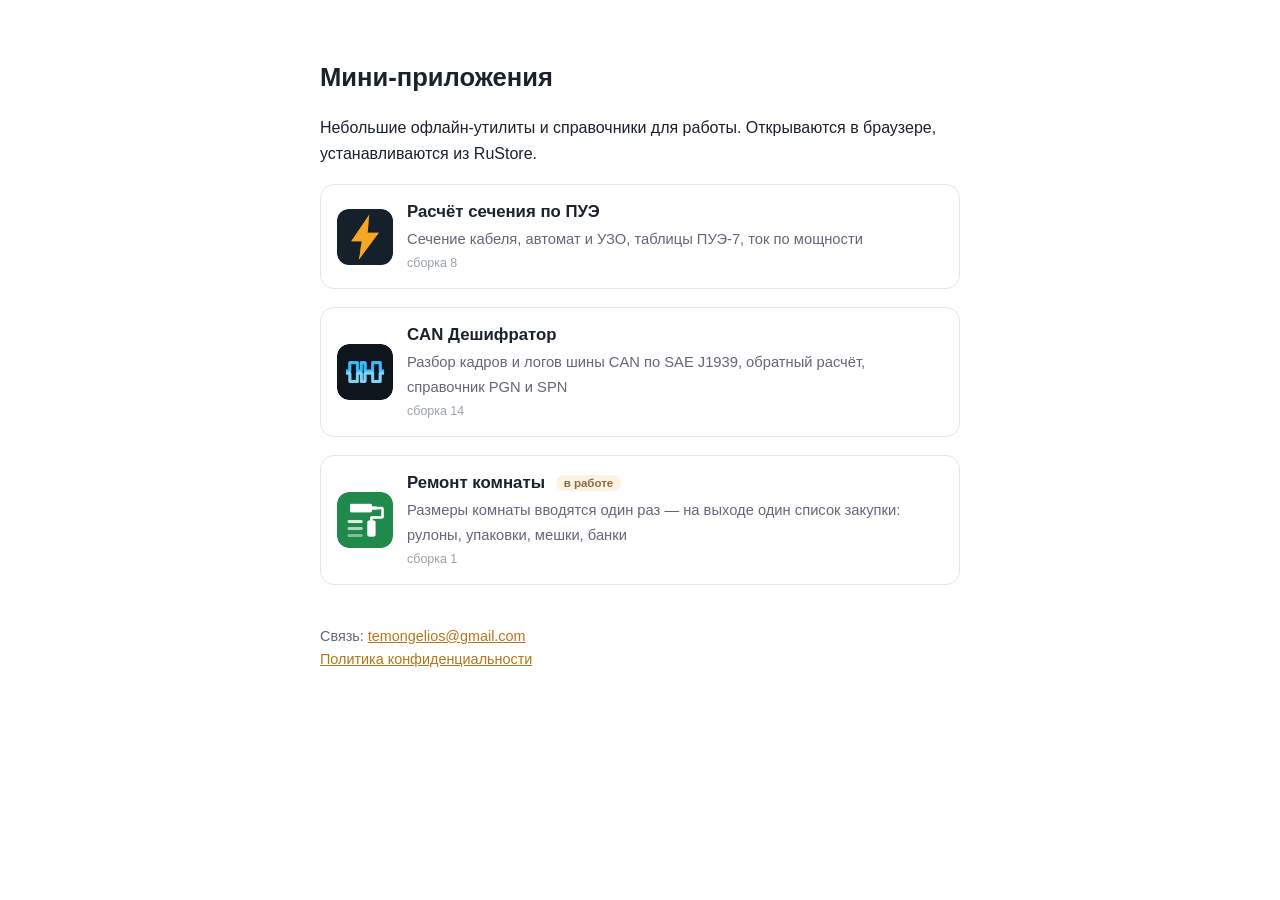
<file: index.html>
<!DOCTYPE html>
<html lang="ru">
<head>
<meta charset="UTF-8">
<meta name="viewport" content="width=device-width, initial-scale=1">
<title>Мини-приложения — Артём</title>
<link rel="icon" href="./favicon.svg" type="image/svg+xml">
<link rel="icon" href="./favicon-32.png" sizes="32x32" type="image/png">
<link rel="apple-touch-icon" href="./apple-touch-icon.png">
<style>
  body { font-family: -apple-system, "Segoe UI", Roboto, sans-serif; max-width: 640px; margin: 0 auto;
         padding: 40px 18px 60px; line-height: 1.6; color: #1a222c; background: #fff; }
  h1 { font-size: 1.6rem; }
  .app { display: flex; gap: 14px; align-items: center; border: 1px solid #e3e7ec; border-radius: 14px;
         padding: 14px 16px; margin: 18px 0; text-decoration: none; color: inherit; }
  .app:hover { border-color: #f5a623; }
  .app img { width: 56px; height: 56px; border-radius: 12px; }
  .app b { display: block; font-size: 1.05rem; }
  .app span { color: #667; font-size: .92rem; }
  footer { margin-top: 40px; color: #667; font-size: .9rem; }
  a { color: #b5761a; }
  .app .ver { display: block; margin-top: 2px; color: #9aa3ad; font-size: .78rem;
              font-variant-numeric: tabular-nums; }
  .app b em { font-style: normal; font-size: .72rem; font-weight: 600; color: #8a6d3b;
              background: #fdf3e3; border-radius: 999px; padding: 2px 8px; margin-left: 6px;
              vertical-align: 1px; }
</style>
</head>
<body>
<h1>Мини-приложения</h1>
<p>Небольшие офлайн-утилиты и справочники для работы. Открываются в браузере, устанавливаются из RuStore.</p>

<a class="app" href="./electro/index.html">
  <img src="./electro/icons/icon-192.png" alt="">
  <div>
    <b>Расчёт сечения по ПУЭ</b>
    <span>Сечение кабеля, автомат и УЗО, таблицы ПУЭ-7, ток по мощности</span>
    <span class="ver">сборка 8</span>
  </div>
</a>

<a class="app" href="./can-decoder/index.html">
  <img src="./can-decoder/icons/icon-192.png" alt="">
  <div>
    <b>CAN Дешифратор</b>
    <span>Разбор кадров и логов шины CAN по SAE J1939, обратный расчёт, справочник PGN и SPN</span>
    <span class="ver">сборка 14</span>
  </div>
</a>

<a class="app" href="./remont/index.html">
  <img src="./remont/icons/icon-192.png" alt="">
  <div>
    <b>Ремонт комнаты <em>в работе</em></b>
    <span>Размеры комнаты вводятся один раз — на выходе один список закупки: рулоны, упаковки, мешки, банки</span>
    <span class="ver">сборка 1</span>
  </div>
</a>

<footer>
  Связь: <a href="mailto:temongelios@gmail.com">temongelios@gmail.com</a><br>
  <a href="./electro/privacy.html">Политика конфиденциальности</a>
</footer>
</body>
</html>
</file>
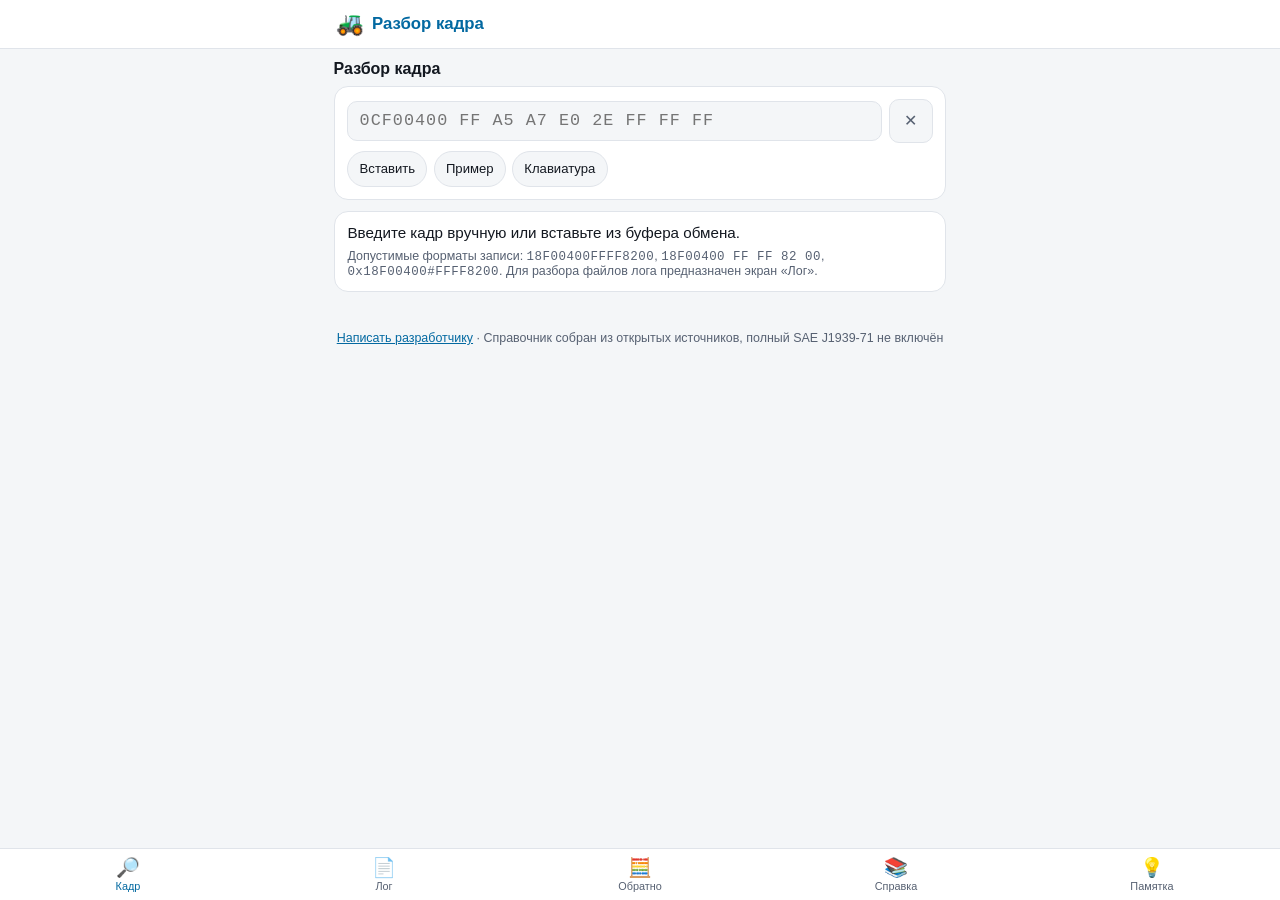
<file: can-decoder/index.html>
<!DOCTYPE html>
<html lang="ru">
<head>
<meta charset="UTF-8">
<meta name="viewport" content="width=device-width, initial-scale=1, viewport-fit=cover">
<title>CAN Дешифратор — разбор кадров и логов J1939</title>
<meta name="description" content="Офлайн-дешифратор шины CAN по SAE J1939: разбор кадра и лога, обратный расчёт, справочник PGN и SPN, коды FMI">
<meta name="theme-color" content="#38bdf8">
<link rel="manifest" href="manifest.json">
<link rel="icon" href="icons/icon-192.png" type="image/png">
<link rel="apple-touch-icon" href="icons/icon-192.png">
<link rel="stylesheet" href="styles.css">
</head>
<body>
<header class="topbar">
  <div class="topbar-inner">
    <span class="logo">🚜</span>
    <h1 id="screen-title">CAN Дешифратор</h1>
  </div>
</header>

<main class="content">
  <section class="screen" id="screen-frame"     data-screen="frame"></section>
  <section class="screen hidden" id="screen-log"       data-screen="log"></section>
  <section class="screen hidden" id="screen-reverse"   data-screen="reverse"></section>
  <section class="screen hidden" id="screen-reference" data-screen="reference"></section>
  <section class="screen hidden" id="screen-cheatsheet" data-screen="cheatsheet"></section>
</main>

<footer class="app-footer">
  <a href="mailto:temongelios@gmail.com?subject=CAN-%D0%B4%D0%B5%D1%88%D0%B8%D1%84%D1%80%D0%B0%D1%82%D0%BE%D1%80%20%E2%80%94%20%D0%BE%D0%B1%D1%80%D0%B0%D1%82%D0%BD%D0%B0%D1%8F%20%D1%81%D0%B2%D1%8F%D0%B7%D1%8C">Написать разработчику</a> ·
  Справочник собран из открытых источников, полный SAE J1939-71 не включён
</footer>

<nav class="tabbar" id="tabbar"></nav>

<script type="module" src="app.js"></script>
</body>
</html>
</file>
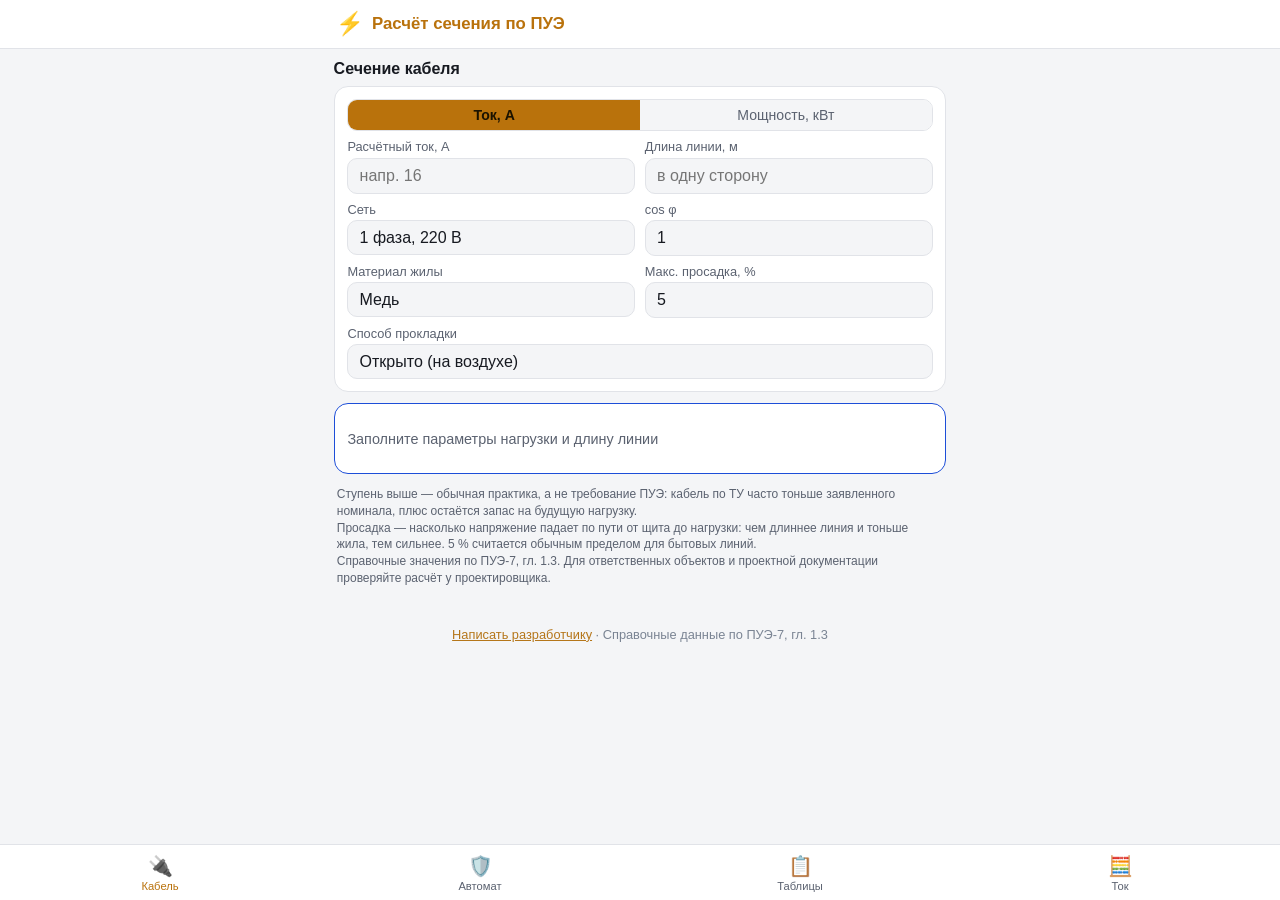
<file: electro/index.html>
<!DOCTYPE html>
<html lang="ru">
<head>
<meta charset="UTF-8">
<meta name="viewport" content="width=device-width, initial-scale=1, viewport-fit=cover">
<title>Расчёт сечения по ПУЭ — калькуляторы электрика</title>
<meta name="description" content="Подбор сечения кабеля, автомата и УЗО, таблицы ПУЭ, расчёт тока по мощности — офлайн-справочник электрика">
<meta name="theme-color" content="#f5a623">
<link rel="manifest" href="manifest.json">
<link rel="icon" href="icons/icon-192.png" type="image/png">
<link rel="apple-touch-icon" href="icons/icon-192.png">
<link rel="stylesheet" href="styles.css">

</head>
<body>
<header class="topbar">
  <div class="topbar-inner">
    <span class="logo">⚡</span>
    <h1>Расчёт сечения по ПУЭ</h1>
  </div>
</header>

<main class="content">

  <section class="tab" id="tab-cable" data-tab="cable">
    <h2>Сечение кабеля</h2>

    <div class="card">
      <div class="segmented" data-role="load-mode">
        <button type="button" class="seg-btn active" data-value="current">Ток, А</button>
        <button type="button" class="seg-btn" data-value="power">Мощность, кВт</button>
      </div>

      <div class="row2">
        <div data-show="current">
          <label class="field-label" for="c-current">Расчётный ток, А</label>
          <input type="number" id="c-current" inputmode="decimal" placeholder="напр. 16" min="0" step="0.1">
        </div>

        <div data-show="power" class="hidden">
          <label class="field-label" for="c-power">Мощность, кВт</label>
          <input type="number" id="c-power" inputmode="decimal" placeholder="напр. 5" min="0" step="0.1">
        </div>

        <div>
          <label class="field-label" for="c-length">Длина линии, м</label>
          <input type="number" id="c-length" inputmode="decimal" placeholder="в одну сторону" min="0" step="0.5">
        </div>
      </div>

      <div class="row2">
        <div>
          <label class="field-label" for="c-phase">Сеть</label>
          <select id="c-phase">
            <option value="1">1 фаза, 220 В</option>
            <option value="3">3 фазы, 380 В</option>
          </select>
        </div>

        <div>
          <label class="field-label" for="c-cosphi">cos φ</label>
          <input type="number" id="c-cosphi" value="1" min="0.1" max="1" step="0.01">
        </div>
      </div>

      <p class="hint hidden" id="c-cosphi-hint">Ниже 1 — двигатели и индуктивная нагрузка</p>

      <div class="row2">
        <div>
          <label class="field-label" for="c-material">Материал жилы</label>
          <select id="c-material">
            <option value="cu">Медь</option>
            <option value="al">Алюминий</option>
          </select>
        </div>

        <div>
          <label class="field-label" for="c-drop">Макс. просадка, %</label>
          <input type="number" id="c-drop" value="5" min="0.5" max="15" step="0.5">
        </div>
      </div>

      <label class="field-label" for="c-install">Способ прокладки</label>
      <select id="c-install">
        <option value="open">Открыто (на воздухе)</option>
        <option value="pipe2">В трубе/гофре, 2 провода</option>
        <option value="pipe3">В трубе/гофре, 3 провода</option>
      </select>
    </div>

    <div class="card result" id="c-result"></div>

    <p class="disclaimer">Ступень выше — обычная практика, а не требование ПУЭ: кабель по ТУ часто тоньше заявленного номинала, плюс остаётся запас на будущую нагрузку.<br>Просадка — насколько напряжение падает по пути от щита до нагрузки: чем длиннее линия и тоньше жила, тем сильнее. 5 % считается обычным пределом для бытовых линий.<br>Справочные значения по ПУЭ-7, гл. 1.3. Для ответственных объектов и проектной документации проверяйте расчёт у проектировщика.</p>
  </section>

  <section class="tab hidden" id="tab-breaker" data-tab="breaker">
    <h2>Автомат и УЗО</h2>

    <div class="card">
      <label class="field-label" for="b-load">Расчётный ток нагрузки, А</label>
      <input type="number" id="b-load" inputmode="decimal" placeholder="напр. 16" min="0" step="0.1">

      <label class="field-label" for="b-cable">Допустимый ток кабеля, А</label>
      <input type="number" id="b-cable" inputmode="decimal" placeholder="напр. 27" min="0" step="0.1">
      <p class="hint">Возьмите со вкладки «Сечение кабеля», либо из паспорта кабеля</p>
    </div>

    <div class="card result" id="b-result"></div>

    <div class="card info-card">
      <p><strong>Характеристика автомата:</strong> C — стандартный выбор для розеток и освещения; B — для чувствительной электроники; D — для мощных двигателей с большим пусковым током.</p>
      <p><strong>УЗО:</strong> 30 мА — для розеточных групп (защита от поражения током); 10 мА — для линий повышенной опасности (ванная, улица); 100–300 мА — противопожарное, на весь объект/группу.</p>
    </div>

    <p class="disclaimer">Номинал автомата выбирается между расчётным током нагрузки и допустимым током кабеля (защита кабеля от перегрузки). Итоговый выбор подтверждайте проектным расчётом для ответственных объектов.</p>
  </section>

  <section class="tab hidden" id="tab-tables" data-tab="tables">
    <h2>Таблицы ПУЭ</h2>

    <div class="card">
      <label class="field-label" for="t-material">Материал жилы</label>
      <select id="t-material">
        <option value="cu">Медь</option>
        <option value="al">Алюминий</option>
      </select>

      <label class="field-label" for="t-install">Способ прокладки</label>
      <select id="t-install">
        <option value="open">Открыто (на воздухе)</option>
        <option value="pipe2">В трубе/гофре, 2 провода</option>
        <option value="pipe3">В трубе/гофре, 3 провода</option>
      </select>
    </div>

    <div class="card">
      <table class="ref-table" id="t-table"></table>
    </div>

    <p class="disclaimer">Таблицы 1.3.4 / 1.3.5 ПУЭ-7 (гл. 1.3) для проводов и кабелей с резиновой/ПВХ изоляцией.</p>
  </section>

  <section class="tab hidden" id="tab-power" data-tab="power">
    <h2>Ток по мощности</h2>

    <div class="card">
      <label class="field-label" for="p-power">Мощность, кВт</label>
      <input type="number" id="p-power" inputmode="decimal" placeholder="напр. 5" min="0" step="0.1">

      <label class="field-label" for="p-phase">Сеть</label>
      <select id="p-phase">
        <option value="1">1 фаза, 220 В</option>
        <option value="3">3 фазы, 380 В</option>
      </select>

      <label class="field-label" for="p-cosphi">cos φ</label>
      <input type="number" id="p-cosphi" value="1" min="0.1" max="1" step="0.01">
      <p class="hint">1 — чисто активная нагрузка; 0.8–0.95 — двигатели и индуктивная нагрузка</p>
    </div>

    <div class="card result" id="p-result"></div>
  </section>

</main>

<footer class="app-footer">
  <a href="mailto:temongelios@gmail.com?subject=%D0%A0%D0%B0%D1%81%D1%87%D1%91%D1%82%20%D1%81%D0%B5%D1%87%D0%B5%D0%BD%D0%B8%D1%8F%20%D0%BF%D0%BE%20%D0%9F%D0%A3%D0%AD%20%E2%80%94%20%D0%BE%D0%B1%D1%80%D0%B0%D1%82%D0%BD%D0%B0%D1%8F%20%D1%81%D0%B2%D1%8F%D0%B7%D1%8C">Написать разработчику</a> · Справочные данные по ПУЭ-7, гл. 1.3
</footer>


<nav class="tabbar">
  <button class="tab-btn active" data-tab="cable">
    <span class="tab-icon">🔌</span><span>Кабель</span>
  </button>
  <button class="tab-btn" data-tab="breaker">
    <span class="tab-icon">🛡️</span><span>Автомат</span>
  </button>
  <button class="tab-btn" data-tab="tables">
    <span class="tab-icon">📋</span><span>Таблицы</span>
  </button>
  <button class="tab-btn" data-tab="power">
    <span class="tab-icon">🧮</span><span>Ток</span>
  </button>
</nav>


<script src="data.js"></script>
<script src="app.js"></script>
</body>
</html>
</file>
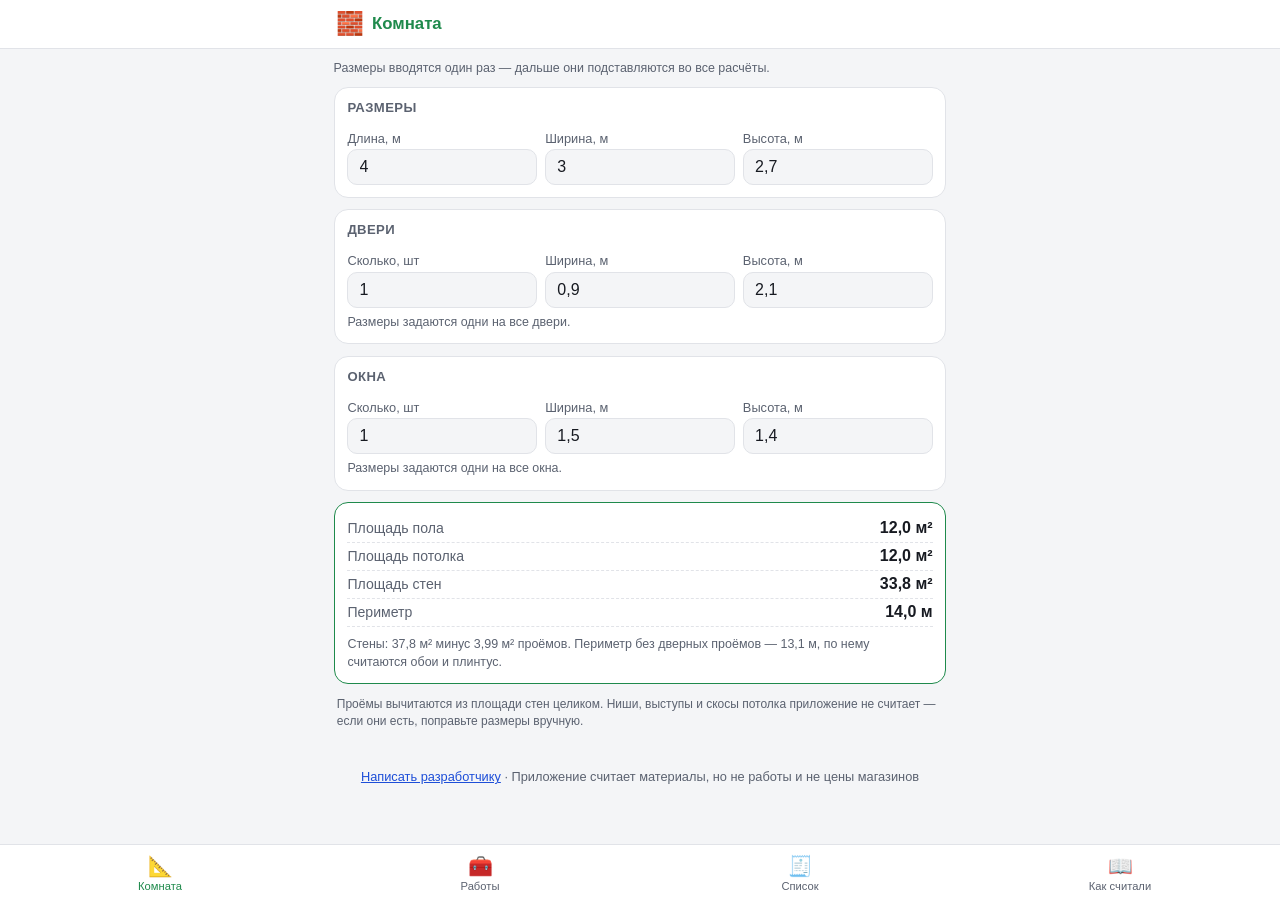
<file: remont/index.html>
<!DOCTYPE html>
<html lang="ru">
<head>
<meta charset="UTF-8">
<meta name="viewport" content="width=device-width, initial-scale=1, viewport-fit=cover">
<title>Ремонт комнаты — список закупки материалов</title>
<meta name="description" content="Размеры комнаты вводятся один раз — на выходе один список закупки: сколько рулонов, упаковок, мешков и банок купить. Работает офлайн.">
<meta name="theme-color" content="#1f8a4c">
<link rel="manifest" href="manifest.json">
<link rel="icon" href="icons/icon-192.png" type="image/png">
<link rel="icon" href="icons/icon.svg" type="image/svg+xml">
<link rel="apple-touch-icon" href="icons/icon-192.png">
<link rel="stylesheet" href="styles.css">
</head>
<body>
<header class="topbar">
  <div class="topbar-inner">
    <span class="logo">🧱</span>
    <h1 id="screen-title">Ремонт комнаты</h1>
  </div>
</header>

<main class="content" id="content"></main>

<footer class="app-footer">
  <a href="mailto:temongelios@gmail.com?subject=%D0%A0%D0%B5%D0%BC%D0%BE%D0%BD%D1%82%20%D0%BA%D0%BE%D0%BC%D0%BD%D0%B0%D1%82%D1%8B%20%E2%80%94%20%D0%BE%D0%B1%D1%80%D0%B0%D1%82%D0%BD%D0%B0%D1%8F%20%D1%81%D0%B2%D1%8F%D0%B7%D1%8C">Написать разработчику</a> ·
  Приложение считает материалы, но не работы и не цены магазинов
</footer>

<nav class="tabbar" id="tabbar"></nav>

<script type="module" src="app.js"></script>
</body>
</html>
</file>
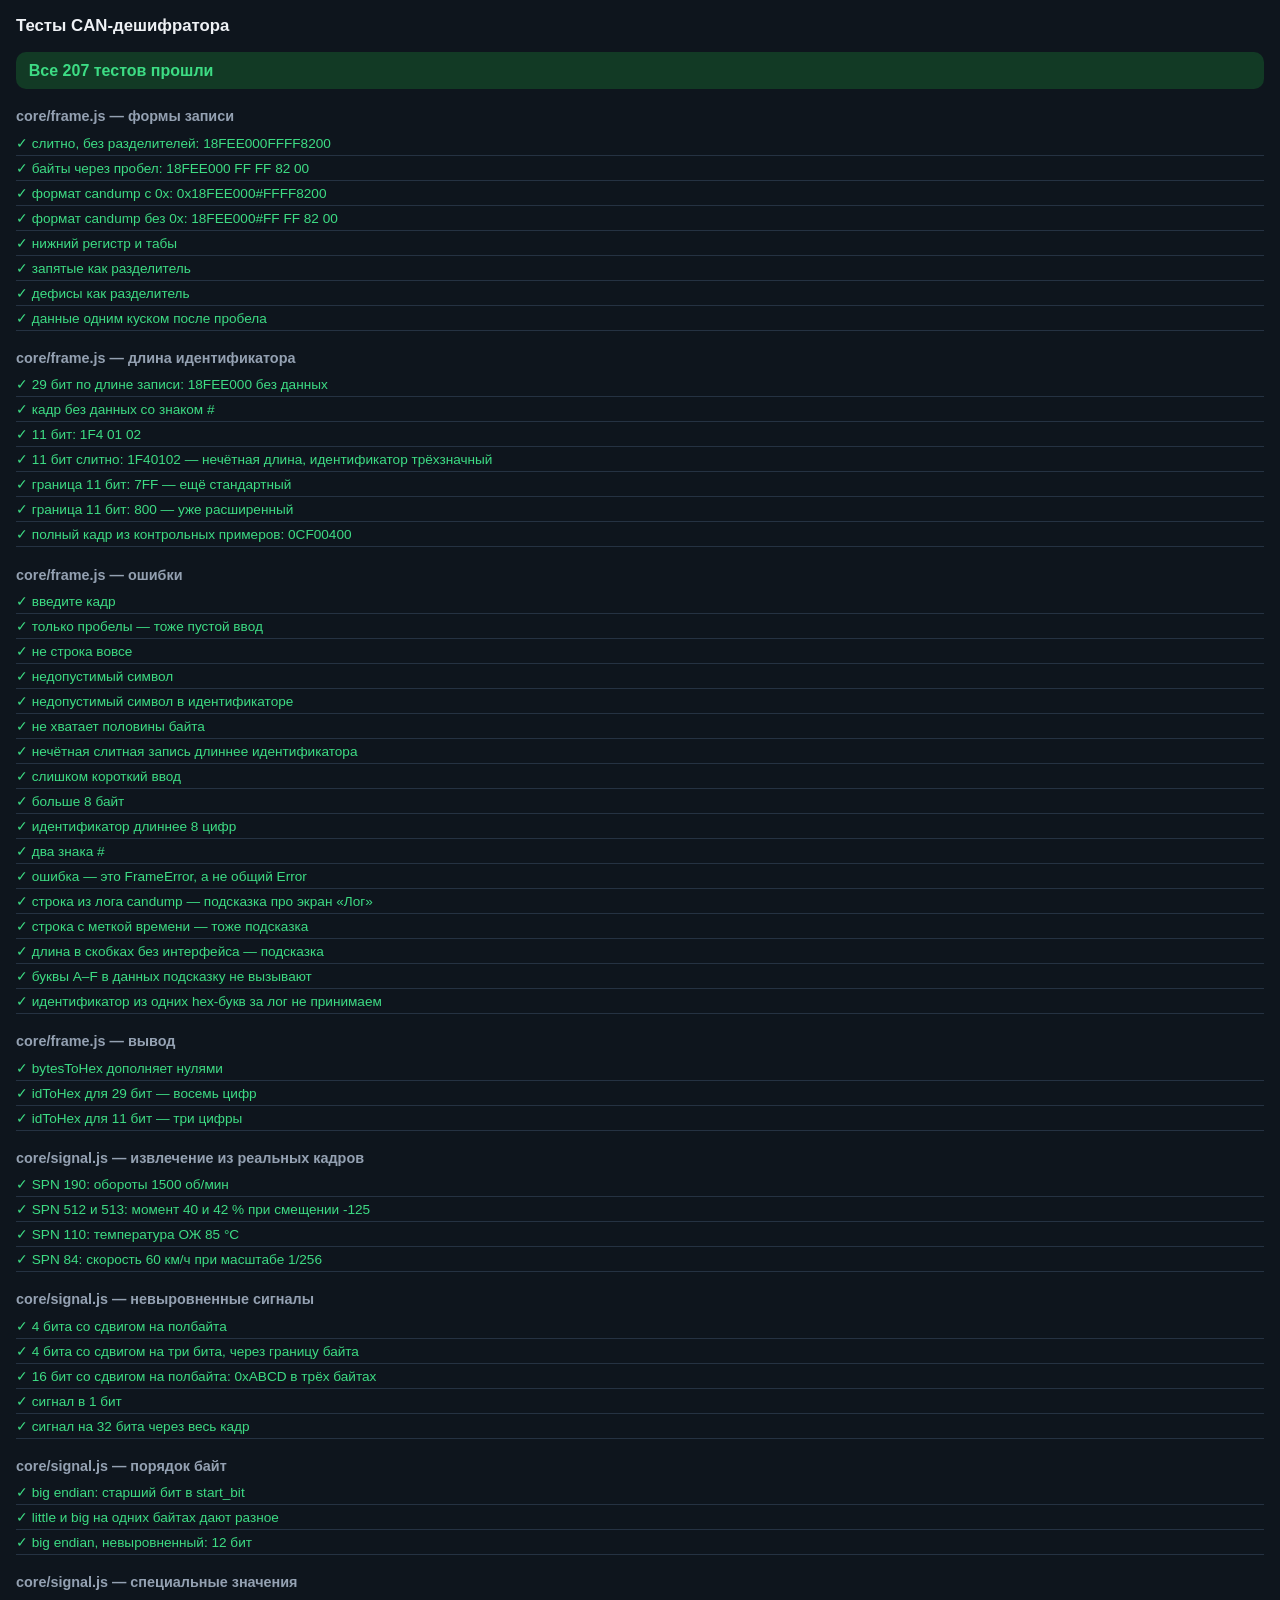
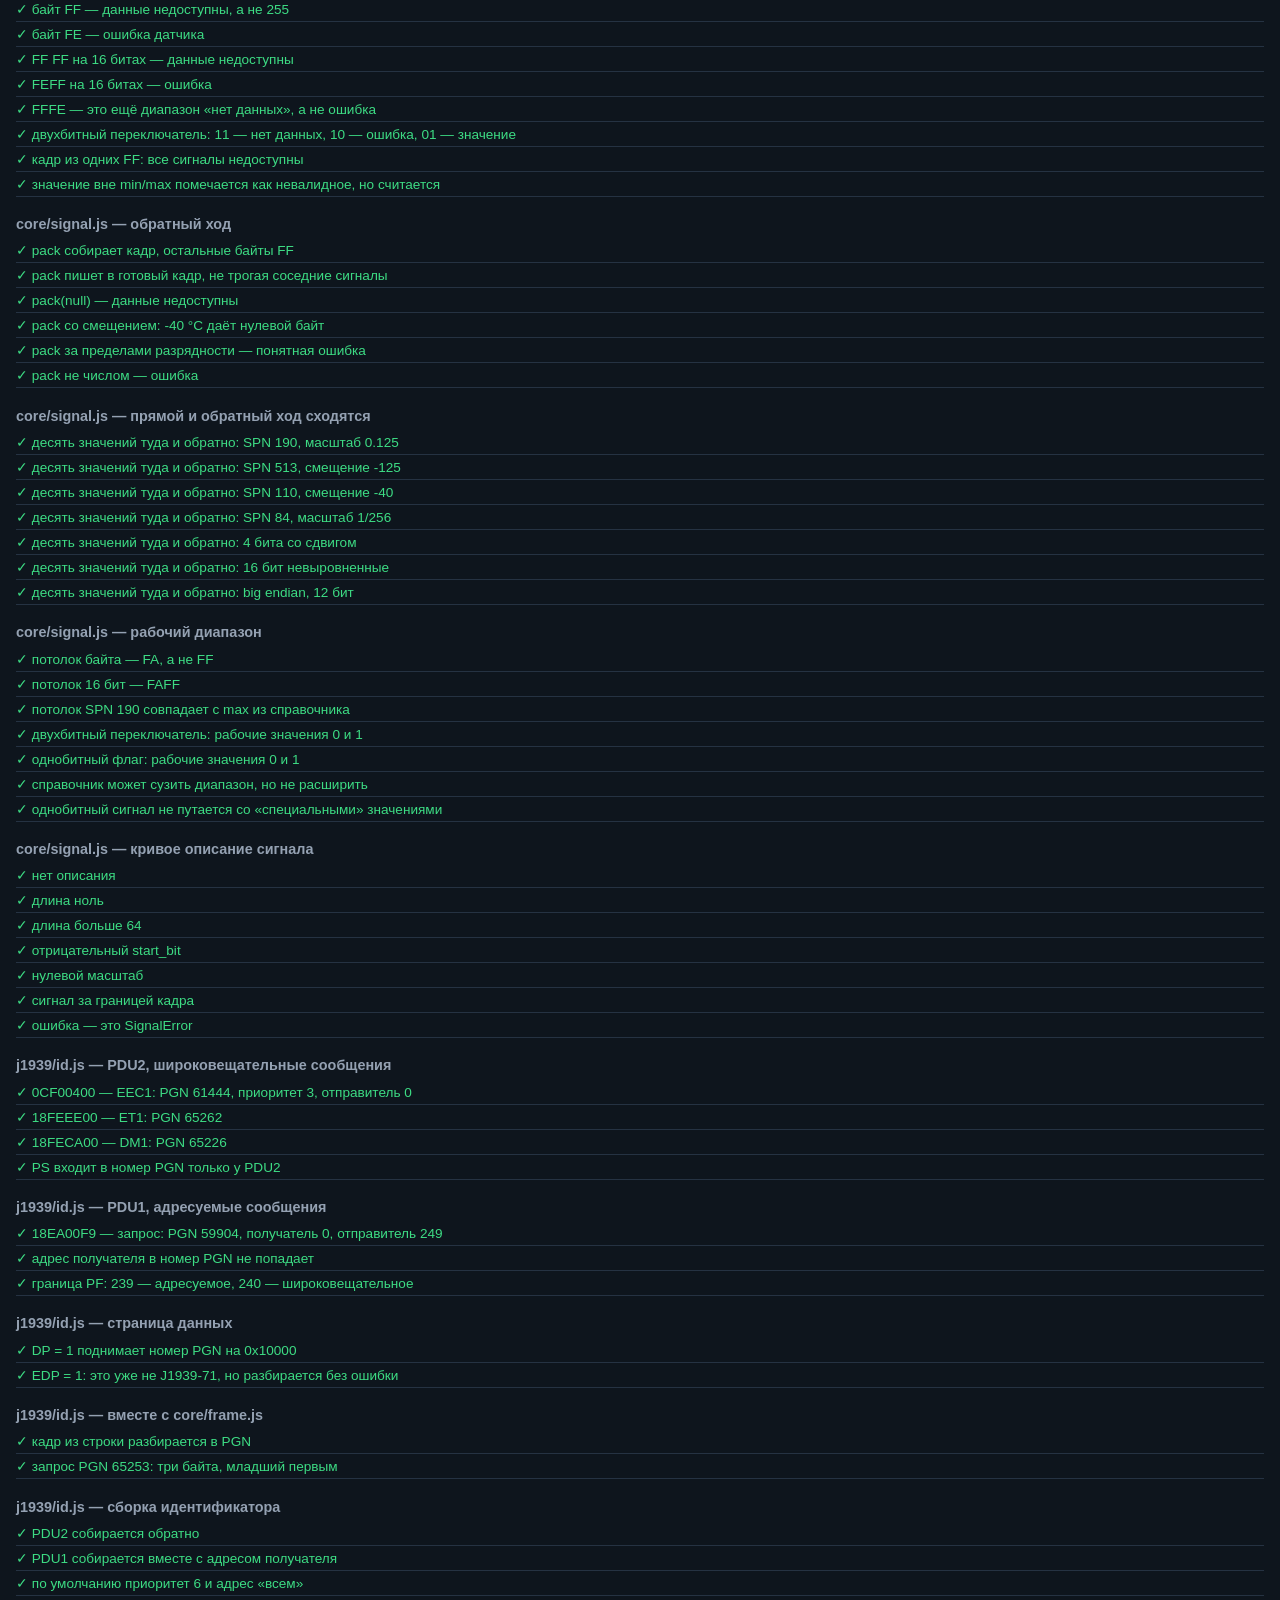
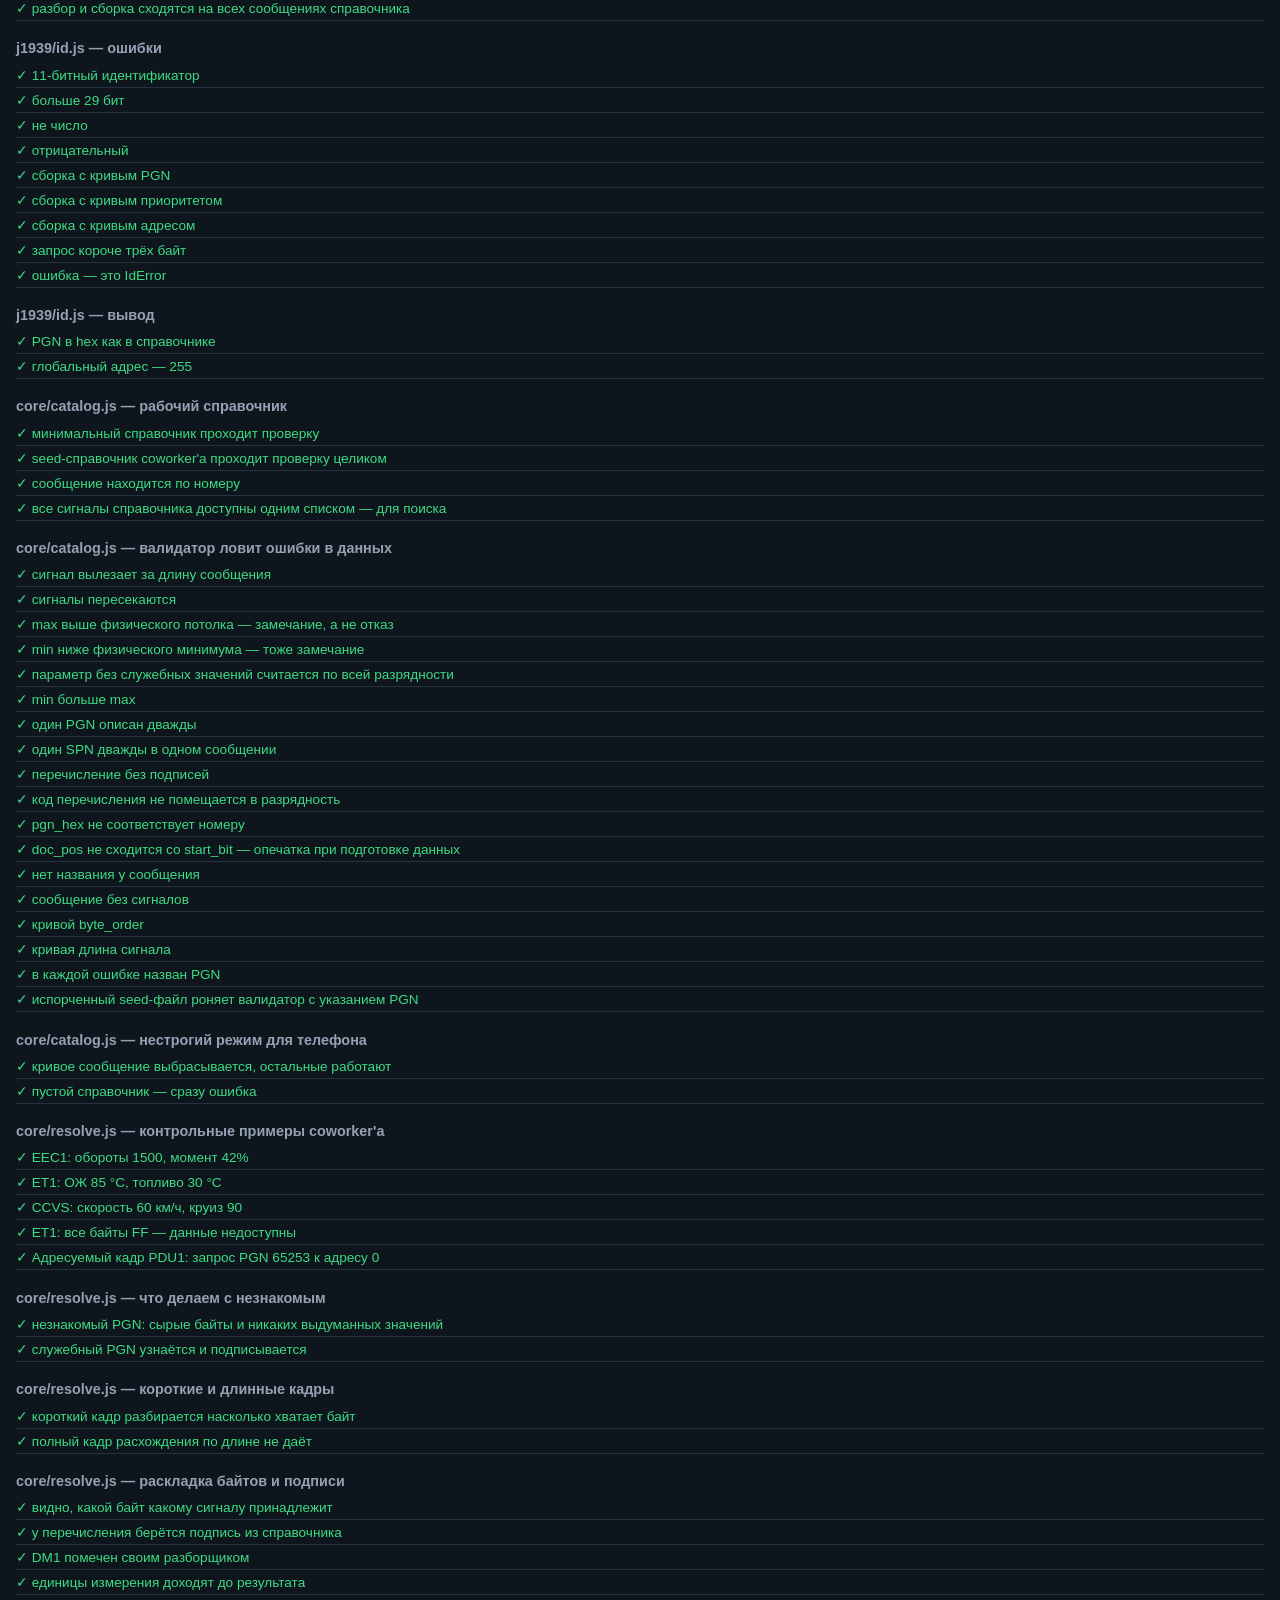
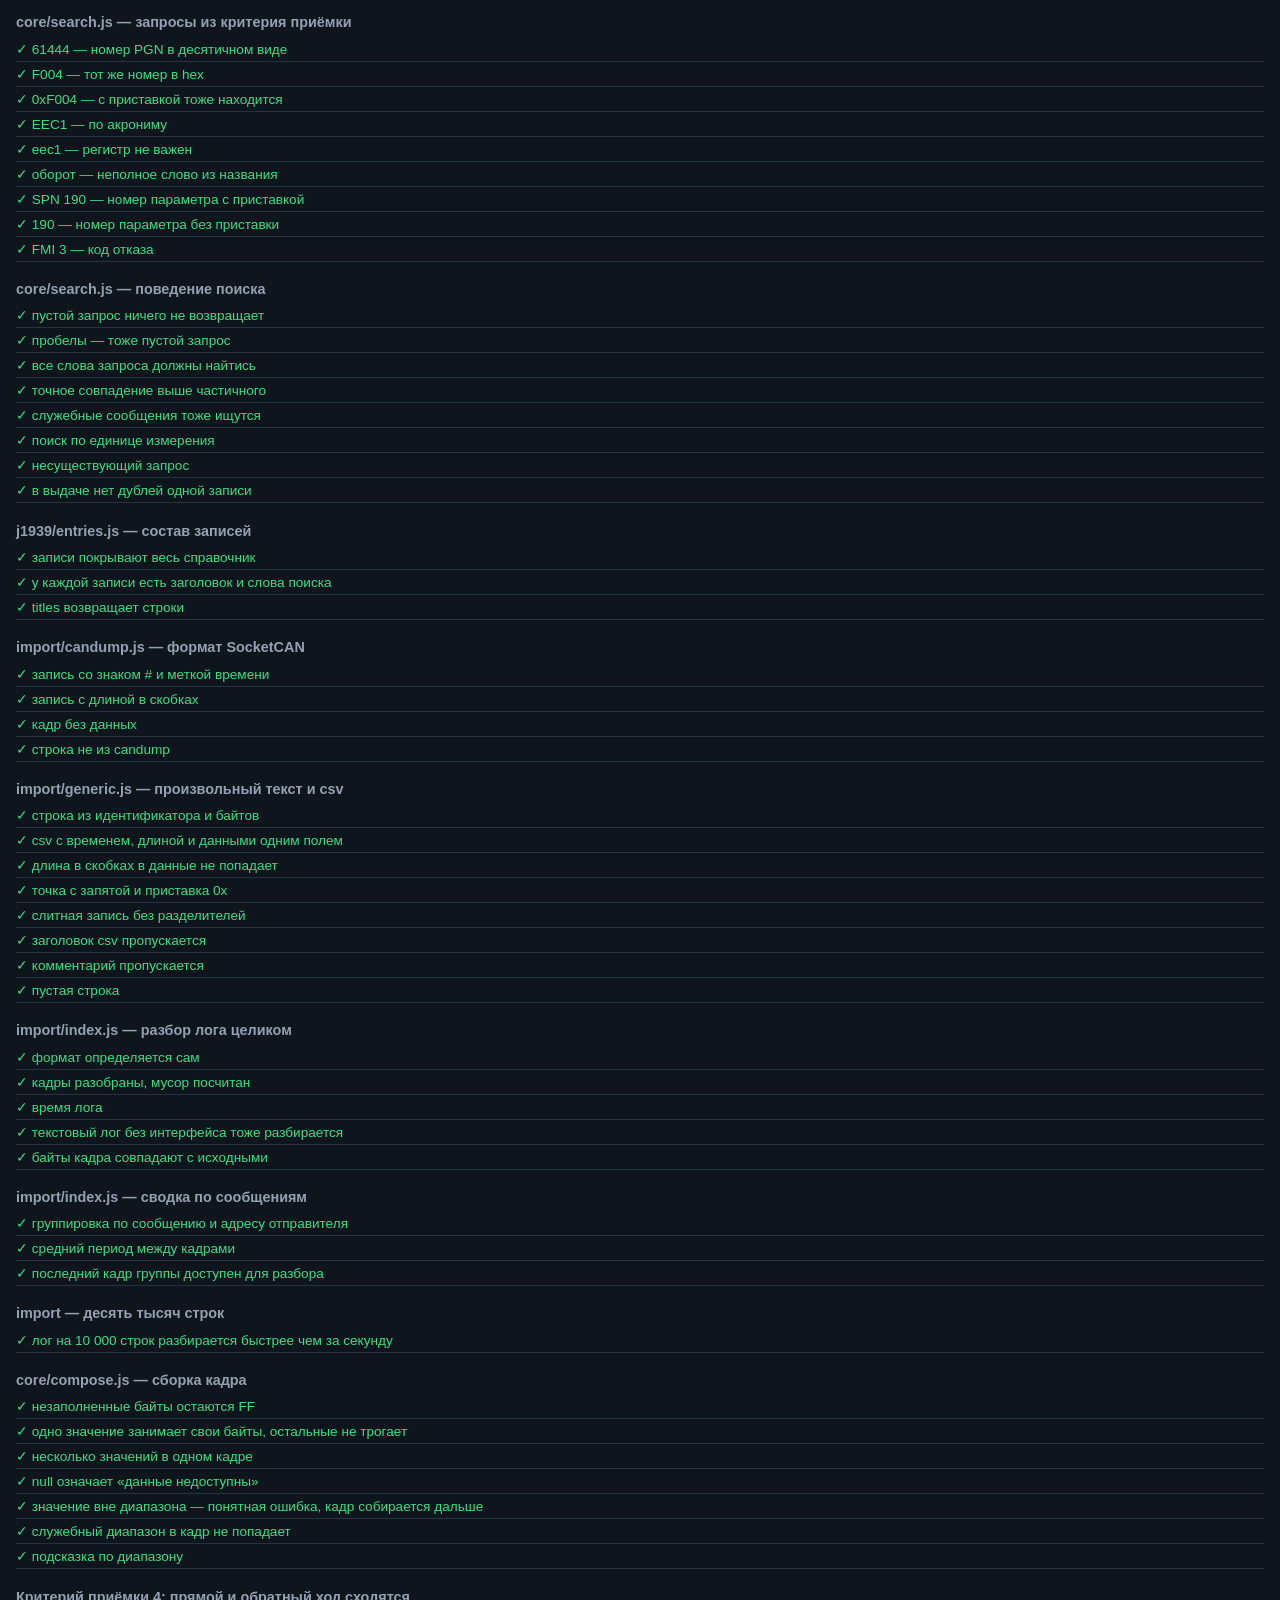
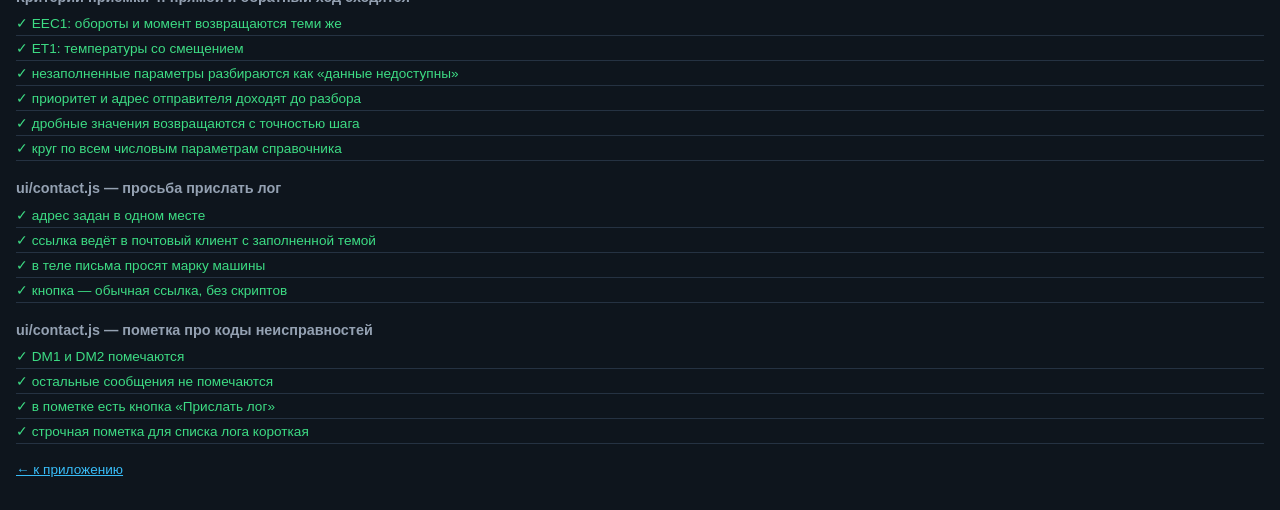
<file: can-decoder/tests/index.html>
<!DOCTYPE html>
<html lang="ru">
<head>
<meta charset="UTF-8">
<meta name="viewport" content="width=device-width, initial-scale=1">
<title>Тесты CAN-дешифратора</title>
<style>
  body { font-family: -apple-system, "Segoe UI", Roboto, Arial, sans-serif; margin: 0; padding: 1rem;
         background: #0e151d; color: #eef1f5; }
  h1 { font-size: 1.05rem; margin: 0 0 0.6rem; }
  h2 { font-size: 0.9rem; margin: 1.2rem 0 0.4rem; color: #94a1b2; font-weight: 600; }
  ul { list-style: none; margin: 0; padding: 0; }
  li { padding: 0.25rem 0; font-size: 0.85rem; border-bottom: 1px solid #253242; }
  li.ok { color: #3ddc84; }
  li.fail { color: #ff6b5e; }
  .msg { color: #fbbf24; font-size: 0.8rem; }
  .summary { font-size: 1rem; font-weight: 700; padding: 0.6rem 0.8rem; border-radius: 10px; }
  .summary.good { background: #123a25; color: #3ddc84; }
  .summary.bad { background: #3a1614; color: #ff6b5e; }
  a { color: #38bdf8; font-size: 0.85rem; }
</style>
</head>
<body>
<h1>Тесты CAN-дешифратора</h1>
<div id="out">Запуск…</div>
<p><a href="../index.html">← к приложению</a></p>
<script type="module" src="run.js"></script>
</body>
</html>
</file>
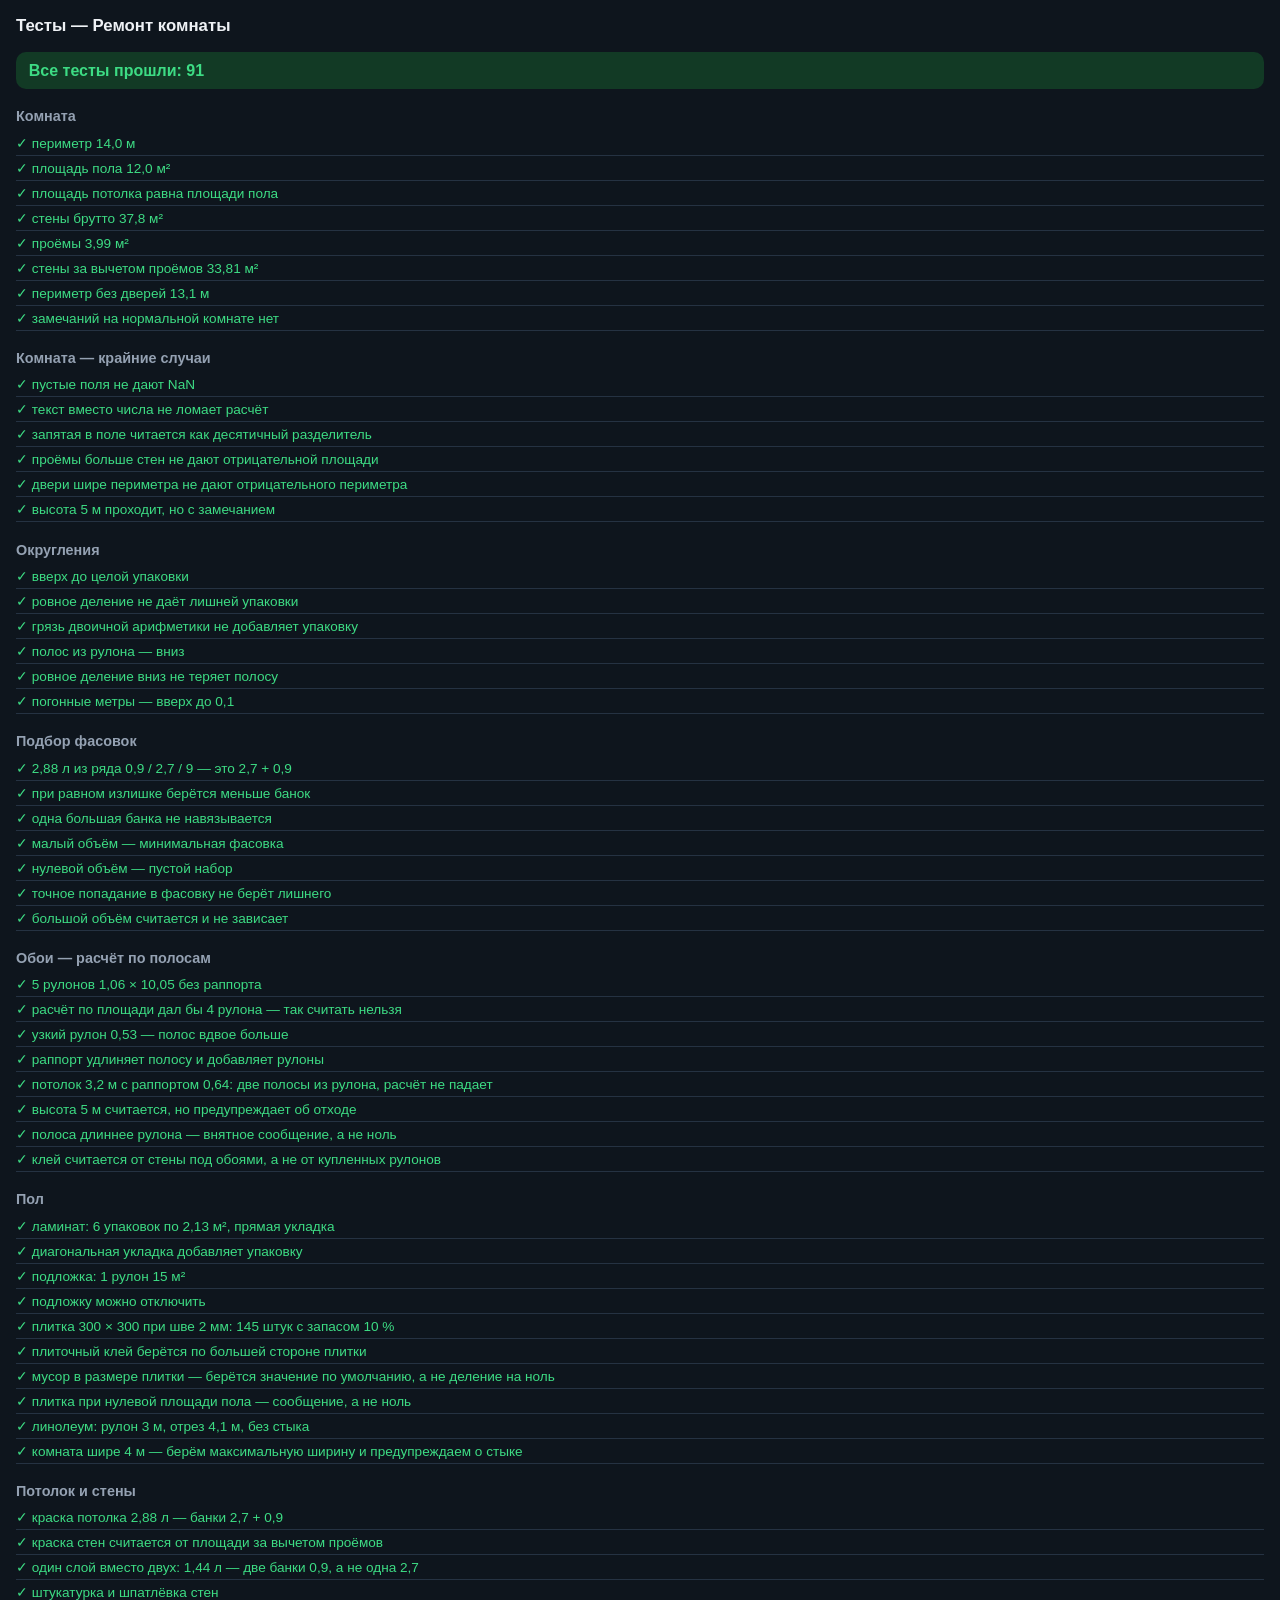
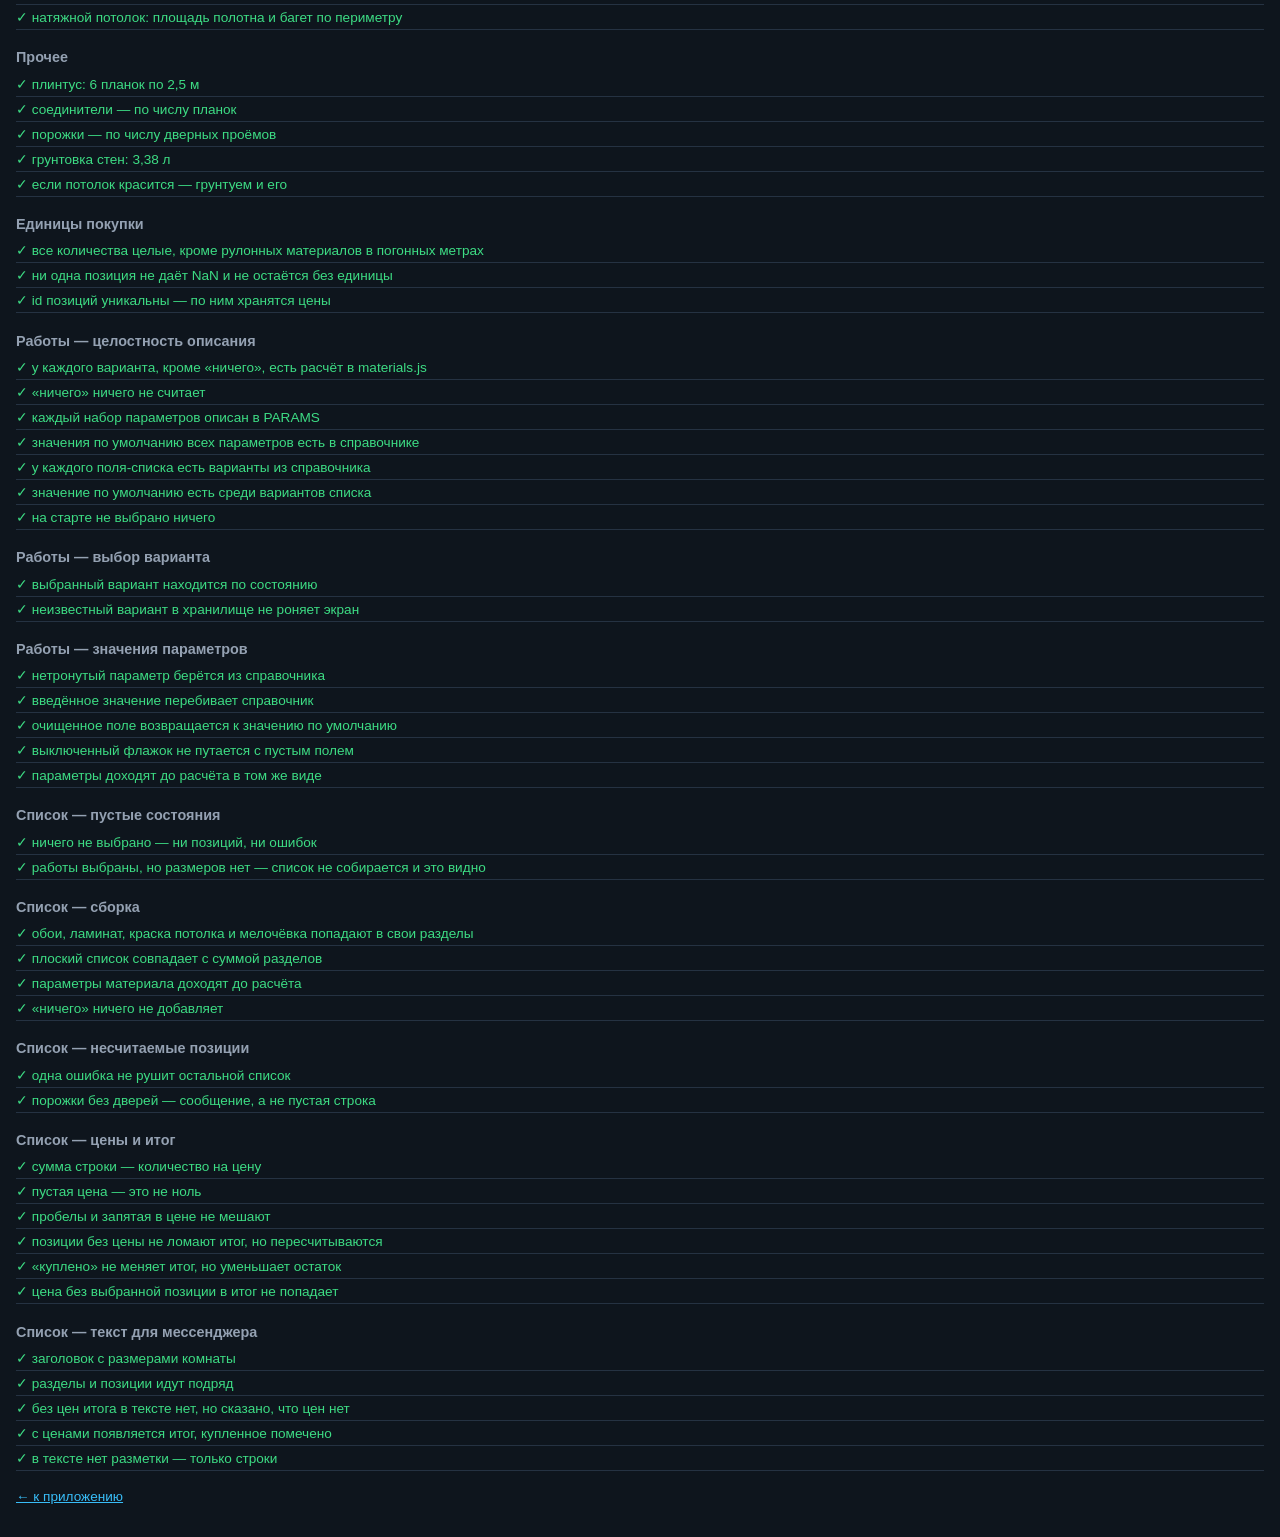
<file: remont/tests/index.html>
<!DOCTYPE html>
<html lang="ru">
<head>
<meta charset="UTF-8">
<meta name="viewport" content="width=device-width, initial-scale=1">
<title>Тесты — Ремонт комнаты</title>
<style>
  body { font-family: -apple-system, "Segoe UI", Roboto, Arial, sans-serif; margin: 0; padding: 1rem;
         background: #0e151d; color: #eef1f5; }
  h1 { font-size: 1.05rem; margin: 0 0 0.6rem; }
  h2 { font-size: 0.9rem; margin: 1.2rem 0 0.4rem; color: #94a1b2; font-weight: 600; }
  ul { list-style: none; margin: 0; padding: 0; }
  li { padding: 0.25rem 0; font-size: 0.85rem; border-bottom: 1px solid #253242; }
  li.ok { color: #3ddc84; }
  li.fail { color: #ff6b5e; }
  .msg { color: #fbbf24; font-size: 0.8rem; }
  .summary { font-size: 1rem; font-weight: 700; padding: 0.6rem 0.8rem; border-radius: 10px; }
  .summary.good { background: #123a25; color: #3ddc84; }
  .summary.bad { background: #3a1614; color: #ff6b5e; }
  a { color: #38bdf8; font-size: 0.85rem; }
</style>
</head>
<body>
<h1>Тесты — Ремонт комнаты</h1>
<div id="out">Запуск…</div>
<p><a href="../index.html">← к приложению</a></p>
<script type="module" src="run.js"></script>
</body>
</html>
</file>
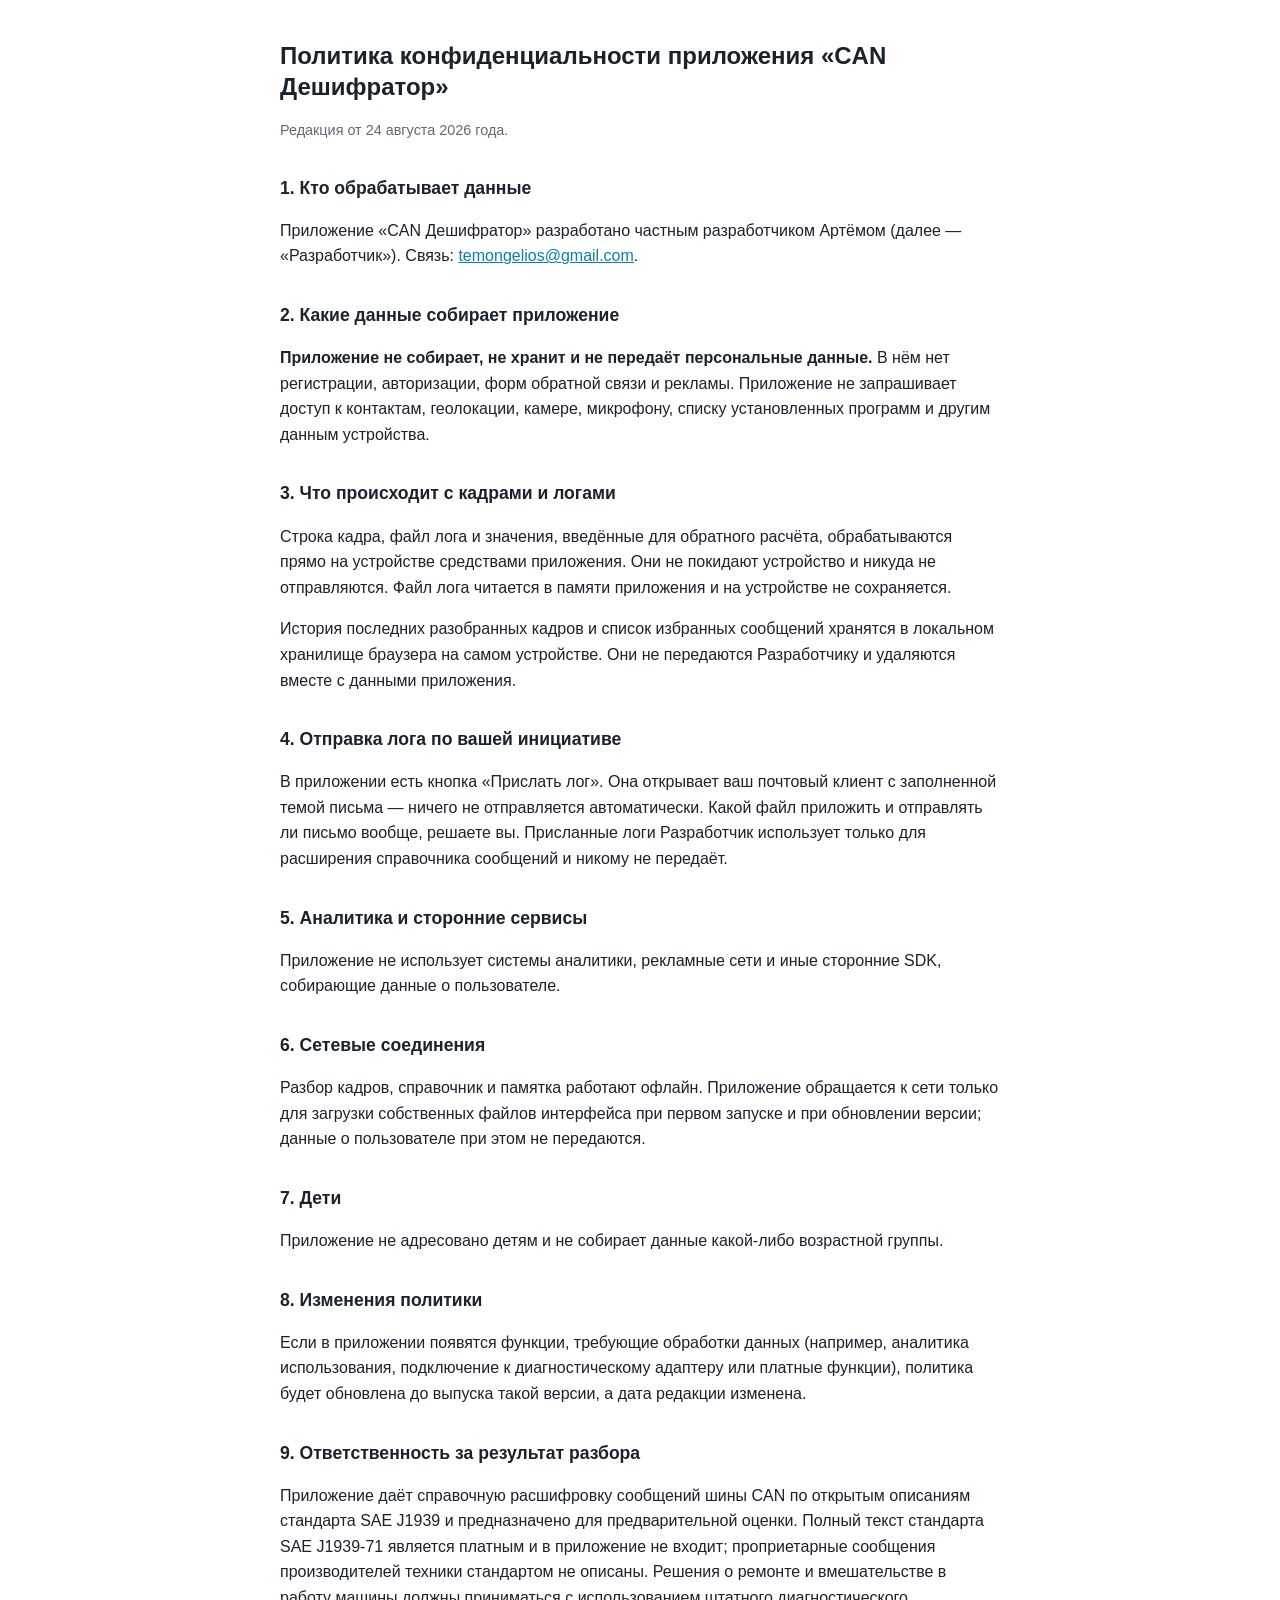
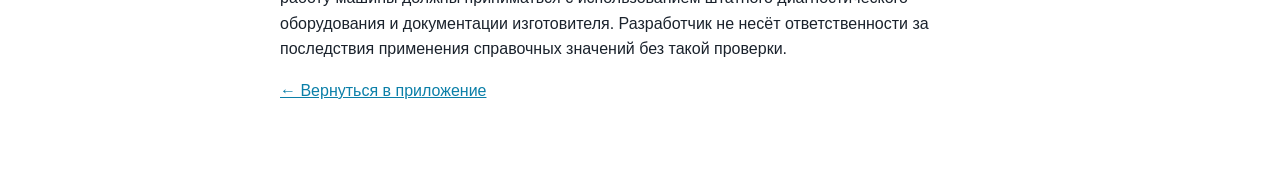
<file: can-decoder/privacy.html>
<!DOCTYPE html>
<html lang="ru">
<head>
<meta charset="UTF-8">
<meta name="viewport" content="width=device-width, initial-scale=1">
<title>Политика конфиденциальности — CAN Дешифратор</title>
<style>
  body { font-family: -apple-system, "Segoe UI", Roboto, sans-serif; max-width: 720px; margin: 0 auto;
         padding: 24px 18px 60px; line-height: 1.6; color: #1a222c; background: #fff; }
  h1 { font-size: 1.5rem; line-height: 1.3; }
  h2 { font-size: 1.1rem; margin-top: 2rem; }
  .upd { color: #667; font-size: .9rem; }
  a { color: #0b7fa8; }
</style>
</head>
<body>
<h1>Политика конфиденциальности приложения «CAN Дешифратор»</h1>
<p class="upd">Редакция от 24 августа 2026 года.</p>

<h2>1. Кто обрабатывает данные</h2>
<p>Приложение «CAN Дешифратор» разработано частным разработчиком Артёмом (далее — «Разработчик»).
Связь: <a href="mailto:temongelios@gmail.com">temongelios@gmail.com</a>.</p>

<h2>2. Какие данные собирает приложение</h2>
<p><strong>Приложение не собирает, не хранит и не передаёт персональные данные.</strong> В нём нет
регистрации, авторизации, форм обратной связи и рекламы. Приложение не запрашивает доступ к контактам,
геолокации, камере, микрофону, списку установленных программ и другим данным устройства.</p>

<h2>3. Что происходит с кадрами и логами</h2>
<p>Строка кадра, файл лога и значения, введённые для обратного расчёта, обрабатываются прямо на
устройстве средствами приложения. Они не покидают устройство и никуда не отправляются. Файл лога
читается в памяти приложения и на устройстве не сохраняется.</p>
<p>История последних разобранных кадров и список избранных сообщений хранятся в локальном хранилище
браузера на самом устройстве. Они не передаются Разработчику и удаляются вместе с данными приложения.</p>

<h2>4. Отправка лога по вашей инициативе</h2>
<p>В приложении есть кнопка «Прислать лог». Она открывает ваш почтовый клиент с заполненной темой
письма — ничего не отправляется автоматически. Какой файл приложить и отправлять ли письмо вообще,
решаете вы. Присланные логи Разработчик использует только для расширения справочника сообщений
и никому не передаёт.</p>

<h2>5. Аналитика и сторонние сервисы</h2>
<p>Приложение не использует системы аналитики, рекламные сети и иные сторонние SDK, собирающие данные
о пользователе.</p>

<h2>6. Сетевые соединения</h2>
<p>Разбор кадров, справочник и памятка работают офлайн. Приложение обращается к сети только для загрузки
собственных файлов интерфейса при первом запуске и при обновлении версии; данные о пользователе при этом
не передаются.</p>

<h2>7. Дети</h2>
<p>Приложение не адресовано детям и не собирает данные какой-либо возрастной группы.</p>

<h2>8. Изменения политики</h2>
<p>Если в приложении появятся функции, требующие обработки данных (например, аналитика использования,
подключение к диагностическому адаптеру или платные функции), политика будет обновлена до выпуска
такой версии, а дата редакции изменена.</p>

<h2>9. Ответственность за результат разбора</h2>
<p>Приложение даёт справочную расшифровку сообщений шины CAN по открытым описаниям стандарта SAE J1939
и предназначено для предварительной оценки. Полный текст стандарта SAE J1939-71 является платным
и в приложение не входит; проприетарные сообщения производителей техники стандартом не описаны.
Решения о ремонте и вмешательстве в работу машины должны приниматься с использованием штатного
диагностического оборудования и документации изготовителя. Разработчик не несёт ответственности
за последствия применения справочных значений без такой проверки.</p>

<p><a href="./index.html">← Вернуться в приложение</a></p>
</body>
</html>
</file>
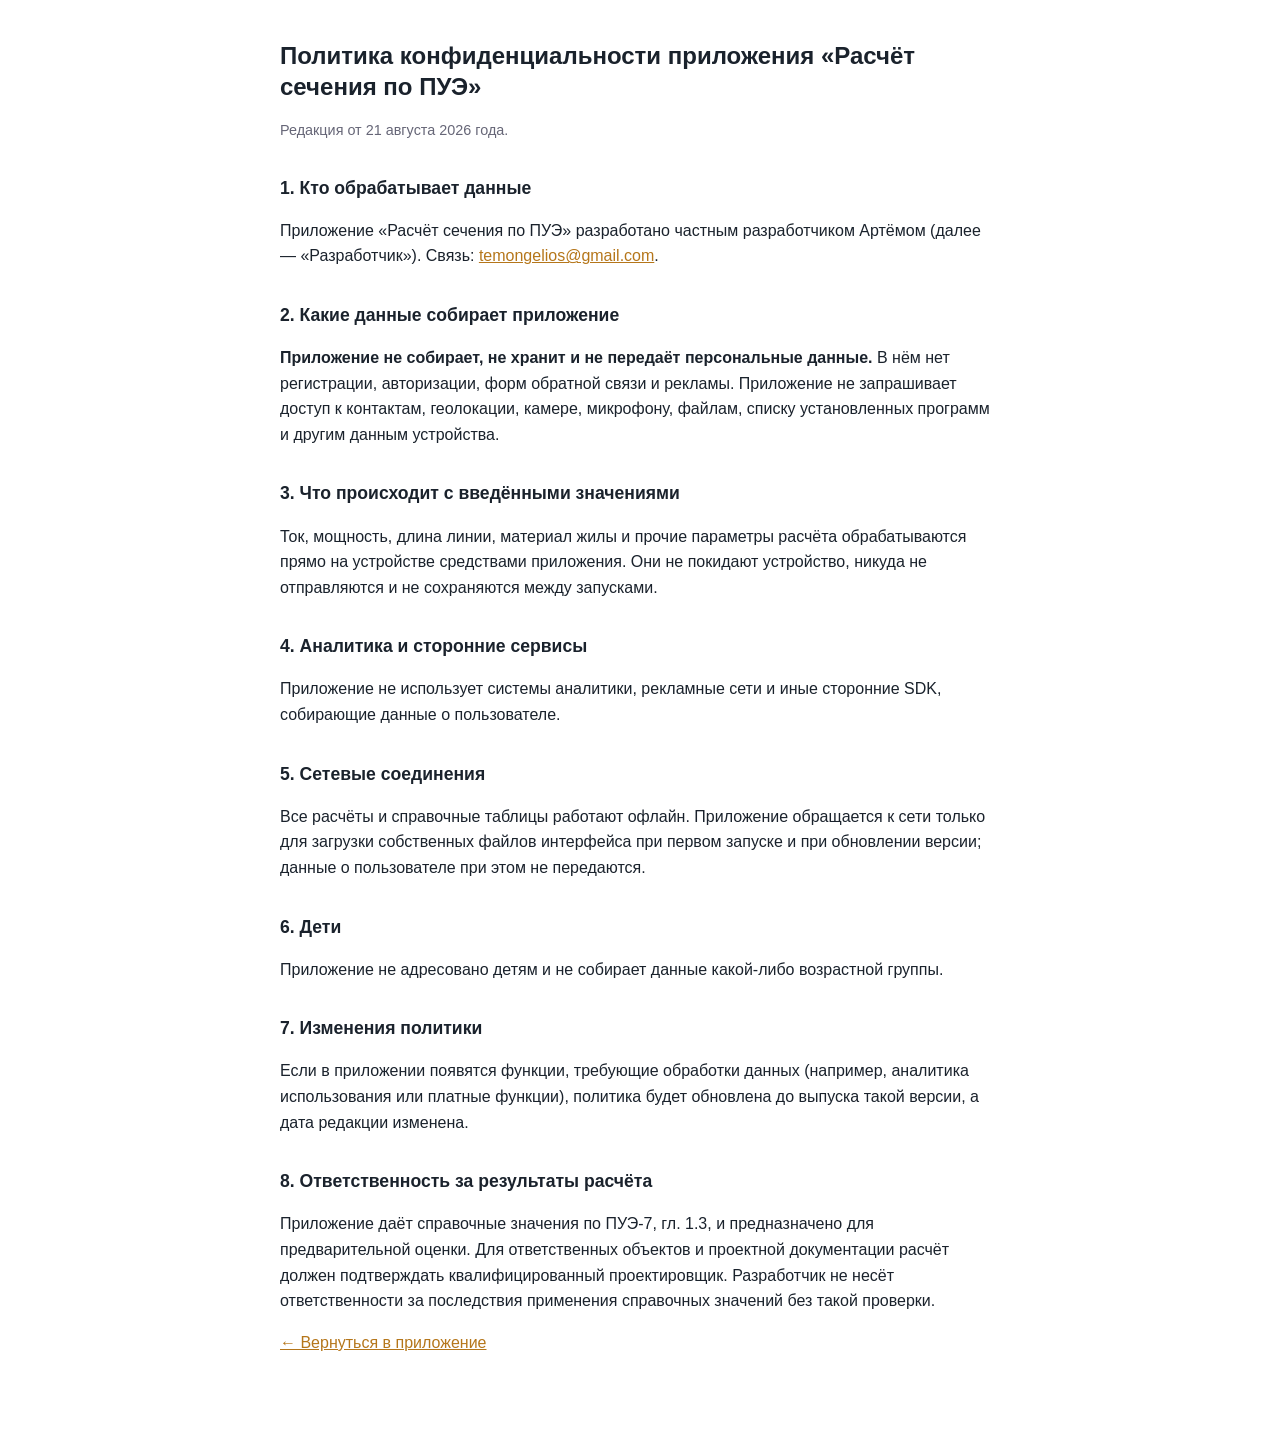
<file: electro/privacy.html>
<!DOCTYPE html>
<html lang="ru">
<head>
<meta charset="UTF-8">
<meta name="viewport" content="width=device-width, initial-scale=1">
<title>Политика конфиденциальности — Расчёт сечения по ПУЭ</title>
<style>
  body { font-family: -apple-system, "Segoe UI", Roboto, sans-serif; max-width: 720px; margin: 0 auto;
         padding: 24px 18px 60px; line-height: 1.6; color: #1a222c; background: #fff; }
  h1 { font-size: 1.5rem; line-height: 1.3; }
  h2 { font-size: 1.1rem; margin-top: 2rem; }
  .upd { color: #667; font-size: .9rem; }
  a { color: #b5761a; }
</style>
</head>
<body>
<h1>Политика конфиденциальности приложения «Расчёт сечения по ПУЭ»</h1>
<p class="upd">Редакция от 21 августа 2026 года.</p>

<h2>1. Кто обрабатывает данные</h2>
<p>Приложение «Расчёт сечения по ПУЭ» разработано частным разработчиком Артёмом (далее — «Разработчик»).
Связь: <a href="mailto:temongelios@gmail.com">temongelios@gmail.com</a>.</p>

<h2>2. Какие данные собирает приложение</h2>
<p><strong>Приложение не собирает, не хранит и не передаёт персональные данные.</strong> В нём нет
регистрации, авторизации, форм обратной связи и рекламы. Приложение не запрашивает доступ к контактам,
геолокации, камере, микрофону, файлам, списку установленных программ и другим данным устройства.</p>

<h2>3. Что происходит с введёнными значениями</h2>
<p>Ток, мощность, длина линии, материал жилы и прочие параметры расчёта обрабатываются прямо на устройстве
средствами приложения. Они не покидают устройство, никуда не отправляются и не сохраняются между запусками.</p>

<h2>4. Аналитика и сторонние сервисы</h2>
<p>Приложение не использует системы аналитики, рекламные сети и иные сторонние SDK, собирающие данные
о пользователе.</p>

<h2>5. Сетевые соединения</h2>
<p>Все расчёты и справочные таблицы работают офлайн. Приложение обращается к сети только для загрузки
собственных файлов интерфейса при первом запуске и при обновлении версии; данные о пользователе при этом
не передаются.</p>

<h2>6. Дети</h2>
<p>Приложение не адресовано детям и не собирает данные какой-либо возрастной группы.</p>

<h2>7. Изменения политики</h2>
<p>Если в приложении появятся функции, требующие обработки данных (например, аналитика использования или
платные функции), политика будет обновлена до выпуска такой версии, а дата редакции изменена.</p>

<h2>8. Ответственность за результаты расчёта</h2>
<p>Приложение даёт справочные значения по ПУЭ-7, гл. 1.3, и предназначено для предварительной оценки.
Для ответственных объектов и проектной документации расчёт должен подтверждать квалифицированный
проектировщик. Разработчик не несёт ответственности за последствия применения справочных значений
без такой проверки.</p>

<p><a href="./index.html">← Вернуться в приложение</a></p>
</body>
</html>
</file>
<file: can-decoder/styles.css>
:root {
  --bg: #f4f6f8;
  --surface: #ffffff;
  --text: #131820;
  --text-dim: #576172;
  --accent: #0369a1;
  --accent-2: #1d4ed8;
  --danger: #c0392b;
  --warn: #b45309;
  --success: #1f8a4c;
  --border: #e0e4ea;
  --tabbar-bg: #ffffff;
  --mono: ui-monospace, SFMono-Regular, "SF Mono", Menlo, Consolas, "Liberation Mono", monospace;

  /* Цвета сигналов: связывают строку в таблице с байтами в раскладке. */
  --sig-1: #0369a1;
  --sig-2: #b45309;
  --sig-3: #15803d;
  --sig-4: #7e22ce;
  --sig-5: #be123c;
  --sig-6: #0f766e;
  --sig-7: #a16207;
  --sig-8: #4338ca;
}

@media (prefers-color-scheme: dark) {
  :root {
    --bg: #0e151d;
    --surface: #161f2a;
    --text: #eef1f5;
    --text-dim: #94a1b2;
    --accent: #38bdf8;
    --accent-2: #7dd3fc;
    --danger: #ff6b5e;
    --warn: #fbbf24;
    --success: #3ddc84;
    --border: #253242;
    --tabbar-bg: #111a24;

    --sig-1: #38bdf8;
    --sig-2: #fbbf24;
    --sig-3: #4ade80;
    --sig-4: #c084fc;
    --sig-5: #fb7185;
    --sig-6: #2dd4bf;
    --sig-7: #facc15;
    --sig-8: #818cf8;
  }
}

* { box-sizing: border-box; }

html, body {
  margin: 0;
  padding: 0;
  background: var(--bg);
  color: var(--text);
  font-family: -apple-system, BlinkMacSystemFont, "Segoe UI", Roboto, Arial, sans-serif;
  -webkit-tap-highlight-color: transparent;
}

.topbar {
  position: sticky;
  top: 0;
  z-index: 10;
  background: var(--surface);
  border-bottom: 1px solid var(--border);
}

.topbar-inner {
  display: flex;
  align-items: center;
  gap: 0.5rem;
  padding: 0.65rem 1rem;
  max-width: 640px;
  margin: 0 auto;
}

.logo { font-size: 1.4rem; }

.topbar h1 {
  font-size: 1.05rem;
  margin: 0;
  font-weight: 700;
  color: var(--accent);
}

.content {
  max-width: 640px;
  margin: 0 auto;
  padding: 0.7rem 0.85rem 0.5rem;
}

.screen.hidden { display: none; }
.hidden { display: none !important; }

.screen-h2 {
  font-size: 1rem;
  margin: 0 0 0.5rem;
  color: var(--text);
}

.card {
  background: var(--surface);
  border: 1px solid var(--border);
  border-radius: 14px;
  padding: 0.75rem 0.8rem;
  margin-bottom: 0.7rem;
}

.lead { margin: 0 0 0.5rem; font-size: 0.95rem; }

.stub-list {
  margin: 0;
  padding-left: 1.1rem;
  color: var(--text-dim);
  font-size: 0.88rem;
  line-height: 1.55;
}

.field-label {
  display: block;
  font-size: 0.8rem;
  color: var(--text-dim);
  margin: 0.5rem 0 0.2rem;
}

.field-label:first-child { margin-top: 0; }

input, select, textarea {
  width: 100%;
  padding: 0.5rem 0.7rem;
  font-size: 1rem;
  border-radius: 10px;
  border: 1px solid var(--border);
  background: var(--bg);
  color: var(--text);
  appearance: none;
}

input:focus, select:focus, textarea:focus {
  outline: none;
  border-color: var(--accent-2);
}

.mono { font-family: var(--mono); letter-spacing: 0.04em; }

.hint {
  font-size: 0.78rem;
  color: var(--text-dim);
  margin: 0.4rem 0 0;
}

.disclaimer {
  font-size: 0.75rem;
  color: var(--text-dim);
  line-height: 1.45;
  padding: 0 0.2rem;
}

.tabbar {
  position: fixed;
  bottom: 0;
  left: 0;
  right: 0;
  display: flex;
  background: var(--tabbar-bg);
  border-top: 1px solid var(--border);
  padding-bottom: env(safe-area-inset-bottom);
  z-index: 10;
}

.tab-btn {
  flex: 1;
  min-width: 0;
  display: flex;
  flex-direction: column;
  align-items: center;
  gap: 0.15rem;
  /* На 360 px пять кнопок дают по 72 px — палец попадает, подпись не рвётся. */
  padding: 0.5rem 0.1rem 0.45rem;
  background: none;
  border: none;
  color: var(--text-dim);
  font-size: 0.68rem;
  line-height: 1.1;
  cursor: pointer;
}

.tab-icon { font-size: 1.2rem; }

.tab-btn.active { color: var(--accent); }

.app-footer {
  /* Запас под фиксированный таббар: подвал идёт после .content,
     поэтому отступ у .content оказался бы над подвалом и не спас. */
  padding: 18px 16px calc(5rem + env(safe-area-inset-bottom));
  text-align: center;
  font-size: 0.78rem;
  line-height: 1.5;
  color: var(--text-dim);
}

.app-footer a { color: var(--accent); }

/* ==== Экран «Кадр» ==== */

.input-row {
  display: flex;
  gap: 0.4rem;
  align-items: center;
}

.frame-input {
  font-size: 1.05rem;
  letter-spacing: 0.06em;
  padding: 0.6rem 0.7rem;
}

.icon-btn {
  flex: none;
  width: 44px;
  height: 44px;
  border-radius: 10px;
  border: 1px solid var(--border);
  background: var(--bg);
  color: var(--text-dim);
  font-size: 1rem;
  cursor: pointer;
}

.input-tools {
  display: flex;
  flex-wrap: wrap;
  gap: 0.4rem;
  margin-top: 0.5rem;
}

.chip {
  padding: 0.4rem 0.7rem;
  border-radius: 999px;
  border: 1px solid var(--border);
  background: var(--bg);
  color: var(--text);
  font-size: 0.82rem;
  cursor: pointer;
  min-height: 36px;
}

.keypad { margin-top: 0.6rem; }

.keys {
  display: grid;
  grid-template-columns: repeat(4, 1fr);
  gap: 0.4rem;
}

.keys-wide {
  grid-template-columns: 2fr 1fr 2fr;
  margin-top: 0.4rem;
}

/* Клавиша под палец: на 360 px это 80×52, промахнуться трудно даже в перчатке. */
.key {
  min-height: 52px;
  border-radius: 12px;
  border: 1px solid var(--border);
  background: var(--surface);
  color: var(--text);
  font-family: var(--mono);
  font-size: 1.1rem;
  font-weight: 600;
  cursor: pointer;
}

.keys-wide .key {
  font-family: inherit;
  font-size: 0.85rem;
  font-weight: 500;
  color: var(--text-dim);
}

.key:active { background: var(--bg); }

/* История: подписи сообщений повторяются (EEC1 идёт десятками в секунду),
   поэтому запись занимает строку целиком и показывает сам кадр. */
.history { margin-top: 0.7rem; display: flex; flex-direction: column; gap: 0.3rem; }
.history-title { font-size: 0.75rem; color: var(--text-dim); margin-bottom: 0.1rem; }

.history-item {
  display: flex;
  flex-direction: column;
  align-items: flex-start;
  gap: 0.1rem;
  width: 100%;
  min-height: 44px;
  padding: 0.4rem 0.6rem;
  border-radius: 10px;
  border: 1px solid var(--border);
  background: var(--bg);
  color: var(--text);
  text-align: left;
  cursor: pointer;
}

.hi-name { font-size: 0.78rem; color: var(--text-dim); }
.hi-frame { font-size: 0.85rem; }

.card-title {
  font-size: 0.8rem;
  color: var(--text-dim);
  margin-bottom: 0.5rem;
}

.card-title small { font-family: var(--mono); margin-left: 0.4rem; }

.id-line {
  font-size: 1.25rem;
  font-weight: 700;
  color: var(--accent);
  letter-spacing: 0.08em;
  margin-bottom: 0.5rem;
}

.kv {
  display: grid;
  grid-template-columns: auto 1fr;
  gap: 0.25rem 0.7rem;
  font-size: 0.88rem;
}

.kv .k { color: var(--text-dim); }
.kv .v { text-align: right; }

.msg-title { margin: 0 0 0.3rem; font-size: 0.95rem; }
.acronym {
  background: var(--bg);
  border: 1px solid var(--border);
  border-radius: 6px;
  padding: 0.05rem 0.35rem;
  font-size: 0.85rem;
  margin-right: 0.35rem;
}

.card-problem { border-color: var(--warn); }
.problem-text { margin: 0; font-size: 0.9rem; color: var(--warn); }
.card-unknown { border-style: dashed; }

.sig-list { display: flex; flex-direction: column; }

.sig-row {
  display: grid;
  grid-template-columns: 10px 1fr auto;
  align-items: center;
  gap: 0.55rem;
  padding: 0.5rem 0.2rem;
  background: none;
  border: none;
  border-bottom: 1px solid var(--border);
  color: var(--text);
  text-align: left;
  font-size: 0.9rem;
  cursor: pointer;
  width: 100%;
}

.sig-row:last-child { border-bottom: none; }
.sig-row.on { background: var(--bg); }

.sig-dot { width: 10px; height: 10px; border-radius: 3px; }

.sig-name { line-height: 1.25; }
.sig-name small { display: block; color: var(--text-dim); font-size: 0.72rem; font-family: var(--mono); }

.sig-value { text-align: right; font-weight: 600; white-space: nowrap; }
.sig-value small { display: block; font-weight: 400; color: var(--text-dim); font-size: 0.72rem; }
.sig-value .dim { color: var(--text-dim); font-weight: 400; }
.warn { color: var(--warn); }

.bytes {
  display: grid;
  grid-template-columns: repeat(4, 1fr);
  gap: 0.4rem;
}

.byte {
  display: flex;
  flex-direction: column;
  align-items: center;
  gap: 0.15rem;
  padding: 0.4rem 0.2rem 0.3rem;
  border-radius: 10px;
  border: 1px solid var(--border);
  background: var(--bg);
  color: var(--text);
  cursor: pointer;
  min-height: 56px;
}

.byte.on { border-color: var(--accent); background: var(--surface); }
.byte-free { opacity: 0.55; }
.byte-no { font-size: 0.65rem; color: var(--text-dim); }
.byte-hex { font-size: 1rem; font-weight: 700; letter-spacing: 0.05em; }
.byte-dots { display: flex; gap: 2px; height: 4px; }
.byte-dots i { width: 10px; height: 4px; border-radius: 2px; display: block; }

/* ==== Экран «Справочник» ==== */

.ref-row {
  display: flex;
  align-items: stretch;
  gap: 0.3rem;
  border-bottom: 1px solid var(--border);
}

.ref-row:last-child { border-bottom: none; }
.ref-row.on { background: var(--bg); border-radius: 8px; }

.ref-main {
  flex: 1;
  min-width: 0;
  display: flex;
  flex-direction: column;
  gap: 0.15rem;
  padding: 0.55rem 0.2rem;
  background: none;
  border: none;
  color: var(--text);
  text-align: left;
  cursor: pointer;
}

.ref-static { cursor: default; }

.ref-title { font-size: 0.9rem; line-height: 1.3; }
.ref-sub { font-size: 0.74rem; color: var(--text-dim); line-height: 1.35; }

.ref-values {
  margin-top: 0.25rem;
  font-size: 0.75rem;
  color: var(--text-dim);
  line-height: 1.5;
}

.ref-star {
  flex: none;
  width: 40px;
  background: none;
  border: none;
  color: var(--text-dim);
  font-size: 1.1rem;
  cursor: pointer;
}

.ref-star.on { color: var(--accent); }

input[type="search"] { font-size: 1rem; }

/* ==== Экран «Лог» ==== */

textarea {
  font-size: 0.85rem;
  line-height: 1.4;
  margin-top: 0.5rem;
  resize: vertical;
}

#log-parse { margin-top: 0.5rem; }

/* Метка выглядит как кнопка: настоящий выбор файла спрятан. */
label.chip { display: inline-flex; align-items: center; cursor: pointer; }

/* ==== Экран «Обратный расчёт» ==== */

.rev-row { margin-bottom: 0.6rem; }
.rev-row:last-of-type { margin-bottom: 0.3rem; }
.rev-row .field-label small { color: var(--text-dim); font-size: 0.7rem; }

.frame-out {
  font-size: 1rem;
  letter-spacing: 0.08em;
  word-break: break-all;
  margin-bottom: 0.6rem;
}

/* В обратном расчёте байты только показываются, нажимать их незачем. */
.bytes .byte:not(button) { cursor: default; }
.sig-row:not(button) { cursor: default; }

/* ==== Экран «Памятка» ==== */

.cheat-title {
  font-size: 0.95rem;
  font-weight: 600;
  margin: 0 0 0.5rem;
  color: var(--accent);
}

.cheat-text {
  margin: 0 0 0.6rem;
  font-size: 0.88rem;
  line-height: 1.5;
}

.cheat-text:last-child { margin-bottom: 0; }

/* Широкую таблицу прокручиваем внутри карточки, чтобы страница не ехала вбок. */
.cheat-scroll {
  overflow-x: auto;
  margin: 0 0 0.6rem;
  -webkit-overflow-scrolling: touch;
}

.cheat-table {
  border-collapse: collapse;
  font-size: 0.8rem;
  min-width: 100%;
}

.cheat-table th,
.cheat-table td {
  text-align: left;
  padding: 0.35rem 0.5rem 0.35rem 0;
  border-bottom: 1px solid var(--border);
  vertical-align: top;
}

.cheat-table th {
  color: var(--text-dim);
  font-weight: 600;
  white-space: nowrap;
}

.cheat-table td:first-child {
  font-family: var(--mono);
  white-space: nowrap;
  padding-right: 0.7rem;
}

.cheat-table tr:last-child td { border-bottom: none; }
</file>
<file: electro/styles.css>
:root {
  --bg: #f4f5f7;
  --surface: #ffffff;
  --text: #171a21;
  --text-dim: #5b6270;
  --accent: #b9720c;
  --accent-2: #1d4ed8;
  --danger: #c0392b;
  --success: #1f8a4c;
  --border: #e1e3e8;
  --tabbar-bg: #ffffff;
}

@media (prefers-color-scheme: dark) {
  :root {
    --bg: #0f1720;
    --surface: #16202b;
    --text: #eef1f5;
    --text-dim: #93a0b0;
    --accent: #f5a623;
    --accent-2: #5b9bff;
    --danger: #ff6b5e;
    --success: #3ddc84;
    --border: #263140;
    --tabbar-bg: #121a24;
  }
}

* { box-sizing: border-box; }

html, body {
  margin: 0;
  padding: 0;
  background: var(--bg);
  color: var(--text);
  font-family: -apple-system, BlinkMacSystemFont, "Segoe UI", Roboto, Arial, sans-serif;
  -webkit-tap-highlight-color: transparent;
}

.topbar {
  position: sticky;
  top: 0;
  z-index: 10;
  background: var(--surface);
  border-bottom: 1px solid var(--border);
}

.topbar-inner {
  display: flex;
  align-items: center;
  gap: 0.5rem;
  padding: 0.65rem 1rem;
  max-width: 640px;
  margin: 0 auto;
}

.logo { font-size: 1.4rem; }

.topbar h1 {
  font-size: 1.05rem;
  margin: 0;
  font-weight: 700;
  color: var(--accent);
}

.content {
  max-width: 640px;
  margin: 0 auto;
  padding: 0.7rem 0.85rem 0.5rem;
}

.tab.hidden { display: none; }

.tab h2 {
  font-size: 1rem;
  margin: 0 0 0.5rem;
  color: var(--text);
}

.card {
  background: var(--surface);
  border: 1px solid var(--border);
  border-radius: 14px;
  padding: 0.75rem 0.8rem;
  margin-bottom: 0.7rem;
}

.field-label {
  display: block;
  font-size: 0.8rem;
  color: var(--text-dim);
  margin: 0.5rem 0 0.2rem;
}

.field-label:first-child { margin-top: 0; }

input[type="number"], select {
  width: 100%;
  padding: 0.5rem 0.7rem;
  font-size: 1rem;
  border-radius: 10px;
  border: 1px solid var(--border);
  background: var(--bg);
  color: var(--text);
  appearance: none;
}

input[type="number"]:focus, select:focus {
  outline: none;
  border-color: var(--accent-2);
}

.hint {
  font-size: 0.78rem;
  color: var(--text-dim);
  margin: 0.4rem 0 0;
}

.segmented {
  display: flex;
  border: 1px solid var(--border);
  border-radius: 10px;
  overflow: hidden;
}

.seg-btn {
  flex: 1;
  padding: 0.45rem 0.5rem;
  border: none;
  background: var(--bg);
  color: var(--text-dim);
  font-size: 0.88rem;
  cursor: pointer;
}

.seg-btn.active {
  background: var(--accent);
  color: #1a1200;
  font-weight: 600;
}

.hidden { display: none !important; }

/* Два коротких поля в одну строку — главный источник экономии высоты,
   чтобы карточка результата попадала в первый экран без прокрутки. */
.row2 {
  display: grid;
  grid-template-columns: 1fr 1fr;
  gap: 0 0.6rem;
}

.row2 > div > .field-label:first-child { margin-top: 0.5rem; }
.card > .segmented:first-child + .row2 > div > .field-label:first-child { margin-top: 0.5rem; }

.result {
  border-color: var(--accent-2);
}

.result-row {
  display: flex;
  justify-content: space-between;
  align-items: baseline;
  padding: 0.28rem 0;
  border-bottom: 1px dashed var(--border);
}

.result-row:last-child { border-bottom: none; }

.result-row .k { color: var(--text-dim); font-size: 0.88rem; }
.result-row .v { font-size: 1rem; font-weight: 700; }

.result-headline {
  font-size: 1.5rem;
  font-weight: 800;
  color: var(--accent);
  margin-bottom: 0.5rem;
}

/* Подзаголовок под цифрой: явно говорит, что это норматив, а не рекомендация */
.result-sub {
  font-size: 0.75rem;
  color: var(--text-dim);
  margin: -0.35rem 0 0.5rem;
}

/* Практический запас — визуально отделён от расчёта по ПУЭ */
.result-advice {
  font-size: 0.82rem;
  line-height: 1.4;
  color: var(--text);
  background: var(--bg);
  border-left: 3px solid var(--accent);
  border-radius: 0 8px 8px 0;
  padding: 0.45rem 0.6rem;
  margin: 0 0 0.6rem;
}

.result-advice b { color: var(--accent); }

.result-note {
  font-size: 0.82rem;
  color: var(--text-dim);
  margin-top: 0.5rem;
}

.result-warning {
  color: var(--danger);
  font-weight: 600;
  font-size: 0.92rem;
}

.placeholder {
  color: var(--text-dim);
  font-size: 0.9rem;
}

.info-card p { font-size: 0.85rem; margin: 0.4rem 0; color: var(--text-dim); }
.info-card strong { color: var(--text); }

.disclaimer {
  font-size: 0.75rem;
  color: var(--text-dim);
  line-height: 1.4;
  padding: 0 0.2rem;
}

.ref-table {
  width: 100%;
  border-collapse: collapse;
  font-size: 0.88rem;
}

.ref-table th, .ref-table td {
  padding: 0.45rem 0.4rem;
  text-align: right;
  border-bottom: 1px solid var(--border);
}

.ref-table th:first-child, .ref-table td:first-child { text-align: left; }

.ref-table th { color: var(--text-dim); font-weight: 600; }

.tabbar {
  position: fixed;
  bottom: 0;
  left: 0;
  right: 0;
  display: flex;
  background: var(--tabbar-bg);
  border-top: 1px solid var(--border);
  padding-bottom: env(safe-area-inset-bottom);
  z-index: 10;
}

.tab-btn {
  flex: 1;
  display: flex;
  flex-direction: column;
  align-items: center;
  gap: 0.15rem;
  padding: 0.55rem 0.2rem 0.5rem;
  background: none;
  border: none;
  color: var(--text-dim);
  font-size: 0.7rem;
  cursor: pointer;
}

.tab-icon { font-size: 1.25rem; }

.tab-btn.active { color: var(--accent); }

.app-footer {
  /* Запас под фиксированный таббар нужен именно здесь: подвал идёт после .content,
     поэтому отступ у .content оказывался НАД подвалом и не спасал. */
  padding: 18px 16px calc(5rem + env(safe-area-inset-bottom));
  text-align: center;
  font-size: 0.8rem;
  line-height: 1.5;
  color: #7a8493;
}
.app-footer a { color: #b5761a; }
</file>
<file: remont/styles.css>
/* Оформление взято от electro и can-decoder: те же карточки, тот же таббар,
   те же переменные тем. Приложения одной полки должны выглядеть одинаково. */

:root {
  --bg: #f4f5f7;
  --surface: #ffffff;
  --text: #171a21;
  --text-dim: #5b6270;
  --accent: #1f8a4c;
  --accent-2: #1d4ed8;
  --danger: #c0392b;
  --border: #e1e3e8;
  --tabbar-bg: #ffffff;
}

@media (prefers-color-scheme: dark) {
  :root {
    --bg: #0f1720;
    --surface: #16202b;
    --text: #eef1f5;
    --text-dim: #93a0b0;
    --accent: #3ddc84;
    --accent-2: #5b9bff;
    --danger: #ff6b5e;
    --border: #263140;
    --tabbar-bg: #121a24;
  }
}

* { box-sizing: border-box; }

html, body {
  margin: 0;
  padding: 0;
  background: var(--bg);
  color: var(--text);
  font-family: -apple-system, BlinkMacSystemFont, "Segoe UI", Roboto, Arial, sans-serif;
  -webkit-tap-highlight-color: transparent;
}

/* ==== Шапка ==== */

.topbar {
  position: sticky;
  top: 0;
  z-index: 10;
  background: var(--surface);
  border-bottom: 1px solid var(--border);
}

.topbar-inner {
  display: flex;
  align-items: center;
  gap: 0.5rem;
  padding: 0.65rem 1rem;
  max-width: 640px;
  margin: 0 auto;
}

.logo { font-size: 1.4rem; }

.topbar h1 {
  font-size: 1.05rem;
  margin: 0;
  font-weight: 700;
  color: var(--accent);
}

/* ==== Экраны ==== */

.content {
  max-width: 640px;
  margin: 0 auto;
  padding: 0.7rem 0.85rem 0.5rem;
}

.screen.hidden { display: none; }
.hidden { display: none !important; }

.screen-h2 {
  font-size: 1rem;
  margin: 0 0 0.5rem;
  color: var(--text);
}

.card {
  background: var(--surface);
  border: 1px solid var(--border);
  border-radius: 14px;
  padding: 0.75rem 0.8rem;
  margin-bottom: 0.7rem;
}

.card-title {
  font-size: 0.82rem;
  font-weight: 700;
  color: var(--text-dim);
  text-transform: uppercase;
  letter-spacing: 0.03em;
  margin: 0 0 0.5rem;
}

/* ==== Поля ==== */

.field-label {
  display: block;
  font-size: 0.8rem;
  color: var(--text-dim);
  margin: 0.5rem 0 0.2rem;
}

.field-label:first-child { margin-top: 0; }

/* Кегль 16 px обязателен: на меньшем iOS зумит страницу при фокусе,
   и человек проваливается в увеличенное поле посреди ввода размеров. */
input, select {
  width: 100%;
  padding: 0.5rem 0.7rem;
  font-size: 1rem;
  border-radius: 10px;
  border: 1px solid var(--border);
  background: var(--bg);
  color: var(--text);
  appearance: none;
}

input:focus, select:focus {
  outline: none;
  border-color: var(--accent-2);
}

/* Флажок — не текстовое поле: правило выше растянуло бы его на всю строку
   и стёрло галочку вместе с системной отрисовкой. */
input[type="checkbox"] {
  appearance: auto;
  -webkit-appearance: checkbox;
  width: auto;
  padding: 0;
  border: none;
  background: none;
}

/* Парные и тройные поля в строке — так карточка результата попадает
   в первый экран без прокрутки. */
.row2 {
  display: grid;
  grid-template-columns: 1fr 1fr;
  gap: 0 0.6rem;
}

.row3 {
  display: grid;
  grid-template-columns: 1fr 1fr 1fr;
  gap: 0 0.5rem;
}

.row2 > div > .field-label:first-child,
.row3 > div > .field-label:first-child { margin-top: 0.5rem; }

.hint {
  font-size: 0.78rem;
  color: var(--text-dim);
  margin: 0.4rem 0 0;
  line-height: 1.4;
}

/* ==== Выбор варианта ====
   Кнопки-таблетки, а не сегментированный переключатель: «Штукатурка» и «Линолеум»
   в одну строку на телефоне не влезают, а перенос по строкам выглядит естественно. */

.chips {
  display: flex;
  flex-wrap: wrap;
  gap: 0.4rem;
}

.chip {
  padding: 0.45rem 0.75rem;
  border: 1px solid var(--border);
  border-radius: 999px;
  background: var(--bg);
  color: var(--text-dim);
  font-size: 0.9rem;
  cursor: pointer;
}

.chip.active {
  background: var(--accent);
  border-color: var(--accent);
  /* Цвет подложки, а не фиксированный: в светлой теме акцент тёмный, в тёмной светлый. */
  color: var(--surface);
  font-weight: 600;
}

/* «Ничего» — тоже выбор, но не повод красить экран акцентом: на старте не выбрано
   ничего, и три ярких кнопки выглядели бы как принятые решения. */
.chip-none.active {
  background: var(--border);
  border-color: var(--border);
  color: var(--text);
}

.params-toggle {
  display: block;
  margin: 0.55rem 0 0;
  padding: 0;
  background: none;
  border: none;
  color: var(--accent-2);
  font-size: 0.82rem;
  cursor: pointer;
}

.params {
  margin-top: 0.5rem;
  padding-top: 0.5rem;
  border-top: 1px dashed var(--border);
}

/* Параметры мелочёвки сдвинуты под свой пункт: без отступа непонятно, к «Плинтусу»
   они относятся или к следующей строке. Отступ равен флажку плюс промежуток. */
.check + .params-toggle,
.check + .params-toggle + .params {
  margin-left: 1.95rem;
}

.check {
  display: flex;
  align-items: flex-start;
  gap: 0.6rem;
  padding: 0.45rem 0;
  font-size: 0.95rem;
  cursor: pointer;
}

.check input[type="checkbox"] {
  width: 1.35rem;
  height: 1.35rem;
  margin: 0;
  flex: none;
  accent-color: var(--accent);
}

.check-hint {
  display: block;
  font-size: 0.78rem;
  color: var(--text-dim);
  line-height: 1.4;
  margin-top: 0.1rem;
}

/* ==== Строки списка закупки ==== */

.line {
  padding: 0.5rem 0;
  border-bottom: 1px dashed var(--border);
}

.line:last-child { border-bottom: none; }

.line-head {
  display: flex;
  align-items: baseline;
  gap: 0.6rem;
  cursor: pointer;
}

.line-head input[type="checkbox"] {
  width: 1.25rem;
  height: 1.25rem;
  margin: 0;
  flex: none;
  accent-color: var(--accent);
  /* Флажок выравнивается по первой строке названия, а не по её базовой линии. */
  align-self: flex-start;
  position: relative;
  top: 0.1rem;
}

.line-name { font-size: 0.95rem; flex: 1; }

/* Куплено — строка гаснет, но остаётся читаемой: это не удаление, а отметка. */
.line.bought .line-name,
.line.bought .line-qty,
.line.bought .line-sum { opacity: 0.45; text-decoration: line-through; }

.line.bought .line-note { opacity: 0.45; }

.line-money {
  display: flex;
  align-items: center;
  gap: 0.6rem;
  margin-top: 0.4rem;
  padding-left: 1.85rem;
}

.price {
  flex: 1;
  min-width: 0;
  padding: 0.35rem 0.6rem;
  font-size: 1rem;
}

.line-sum {
  font-size: 0.95rem;
  font-weight: 700;
  white-space: nowrap;
  font-variant-numeric: tabular-nums;
  min-width: 4.5rem;
  text-align: right;
}

/* Запасной путь копирования: текст, который можно выделить руками. */
.copy-fallback {
  display: block;
  width: 100%;
  margin-top: 0.5rem;
  padding: 0.6rem;
  font-family: inherit;
  font-size: 0.85rem;
  line-height: 1.4;
  border: 1px solid var(--border);
  border-radius: 10px;
  background: var(--surface);
  color: var(--text);
  resize: vertical;
}

/* ==== Итог ====
   Липкая строка над таббаром: сумма — то, ради чего вводят цены, и искать её
   прокруткой в конец списка человек не должен. */

.total-bar {
  position: fixed;
  left: 0;
  right: 0;
  bottom: calc(3.45rem + env(safe-area-inset-bottom));
  z-index: 9;
  max-width: 640px;
  margin: 0 auto;
  padding: 0.5rem 0.85rem 0.55rem;
  background: var(--surface);
  border-top: 1px solid var(--border);
}

.total-main {
  display: flex;
  justify-content: space-between;
  align-items: baseline;
  gap: 0.7rem;
}

.total-main span:first-child { color: var(--text-dim); font-size: 0.9rem; }

.total-sum {
  font-size: 1.25rem;
  font-weight: 800;
  color: var(--accent);
  font-variant-numeric: tabular-nums;
}

.total-note {
  margin: 0.1rem 0 0;
  font-size: 0.75rem;
  color: var(--text-dim);
  line-height: 1.35;
}

/* Место под липкий итог, чтобы последняя карточка не пряталась под ним. */
.total-spacer { height: 3.6rem; }

.line-qty {
  font-weight: 700;
  white-space: nowrap;
  font-variant-numeric: tabular-nums;
}

.line-note {
  font-size: 0.75rem;
  color: var(--text-dim);
  line-height: 1.4;
  margin: 0.2rem 0 0;
}

.wide-btn {
  display: block;
  width: 100%;
  margin-top: 0.7rem;
  padding: 0.6rem 0.8rem;
  border: none;
  border-radius: 10px;
  background: var(--accent);
  color: var(--surface);
  font-size: 0.95rem;
  font-weight: 600;
  cursor: pointer;
}

/* ==== Результат ==== */

.result { border-color: var(--accent); }

.result-row {
  display: flex;
  justify-content: space-between;
  align-items: baseline;
  gap: 0.6rem;
  padding: 0.28rem 0;
  border-bottom: 1px dashed var(--border);
}

.result-row:last-child { border-bottom: none; }
.result-row .k { color: var(--text-dim); font-size: 0.88rem; }
.result-row .v { font-size: 1rem; font-weight: 700; font-variant-numeric: tabular-nums; }

.result-note {
  font-size: 0.78rem;
  color: var(--text-dim);
  line-height: 1.45;
  margin: 0.5rem 0 0;
}

.result-warning {
  color: var(--danger);
  font-weight: 600;
  font-size: 0.85rem;
  line-height: 1.4;
  margin: 0.4rem 0 0;
}

.placeholder {
  color: var(--text-dim);
  font-size: 0.9rem;
  line-height: 1.5;
}

.disclaimer {
  font-size: 0.75rem;
  color: var(--text-dim);
  line-height: 1.4;
  padding: 0 0.2rem;
}

/* ==== «Как считали» ====
   Свёрнутые блоки на details: двенадцать материалов подряд читать невозможно,
   а человеку нужен один — тот, из-за которого он засомневался. */

.method summary {
  font-size: 0.95rem;
  font-weight: 600;
  cursor: pointer;
  list-style: none;
  display: flex;
  justify-content: space-between;
  align-items: center;
  gap: 0.6rem;
}

.method summary::-webkit-details-marker { display: none; }

.method summary::after {
  content: "▾";
  color: var(--text-dim);
  font-size: 0.8rem;
}

.method[open] summary::after { content: "▴"; }

.method-body {
  margin-top: 0.5rem;
  padding-top: 0.5rem;
  border-top: 1px dashed var(--border);
  font-size: 0.85rem;
  line-height: 1.5;
  color: var(--text-dim);
}

.method-body p { margin: 0.5rem 0 0; }

.formulas, .limits {
  margin: 0;
  padding-left: 1.1rem;
}

.formulas li {
  margin: 0.25rem 0;
  color: var(--text);
  font-variant-numeric: tabular-nums;
}

.limits {
  font-size: 0.85rem;
  line-height: 1.5;
  color: var(--text-dim);
}

.limits li { margin: 0.3rem 0; }

/* ==== Таббар ==== */

.tabbar {
  position: fixed;
  bottom: 0;
  left: 0;
  right: 0;
  display: flex;
  background: var(--tabbar-bg);
  border-top: 1px solid var(--border);
  padding-bottom: env(safe-area-inset-bottom);
  z-index: 10;
}

.tab-btn {
  flex: 1;
  display: flex;
  flex-direction: column;
  align-items: center;
  gap: 0.15rem;
  padding: 0.55rem 0.2rem 0.5rem;
  background: none;
  border: none;
  color: var(--text-dim);
  font-size: 0.7rem;
  cursor: pointer;
}

.tab-icon { font-size: 1.25rem; }
.tab-btn.active { color: var(--accent); }

.app-footer {
  /* Запас под фиксированный таббар нужен именно здесь: подвал идёт после .content,
     поэтому отступ у .content оказывался бы над подвалом и не спасал. */
  padding: 18px 16px calc(5rem + env(safe-area-inset-bottom));
  text-align: center;
  font-size: 0.8rem;
  line-height: 1.5;
  color: var(--text-dim);
}

.app-footer a { color: var(--accent-2); }
</file>
